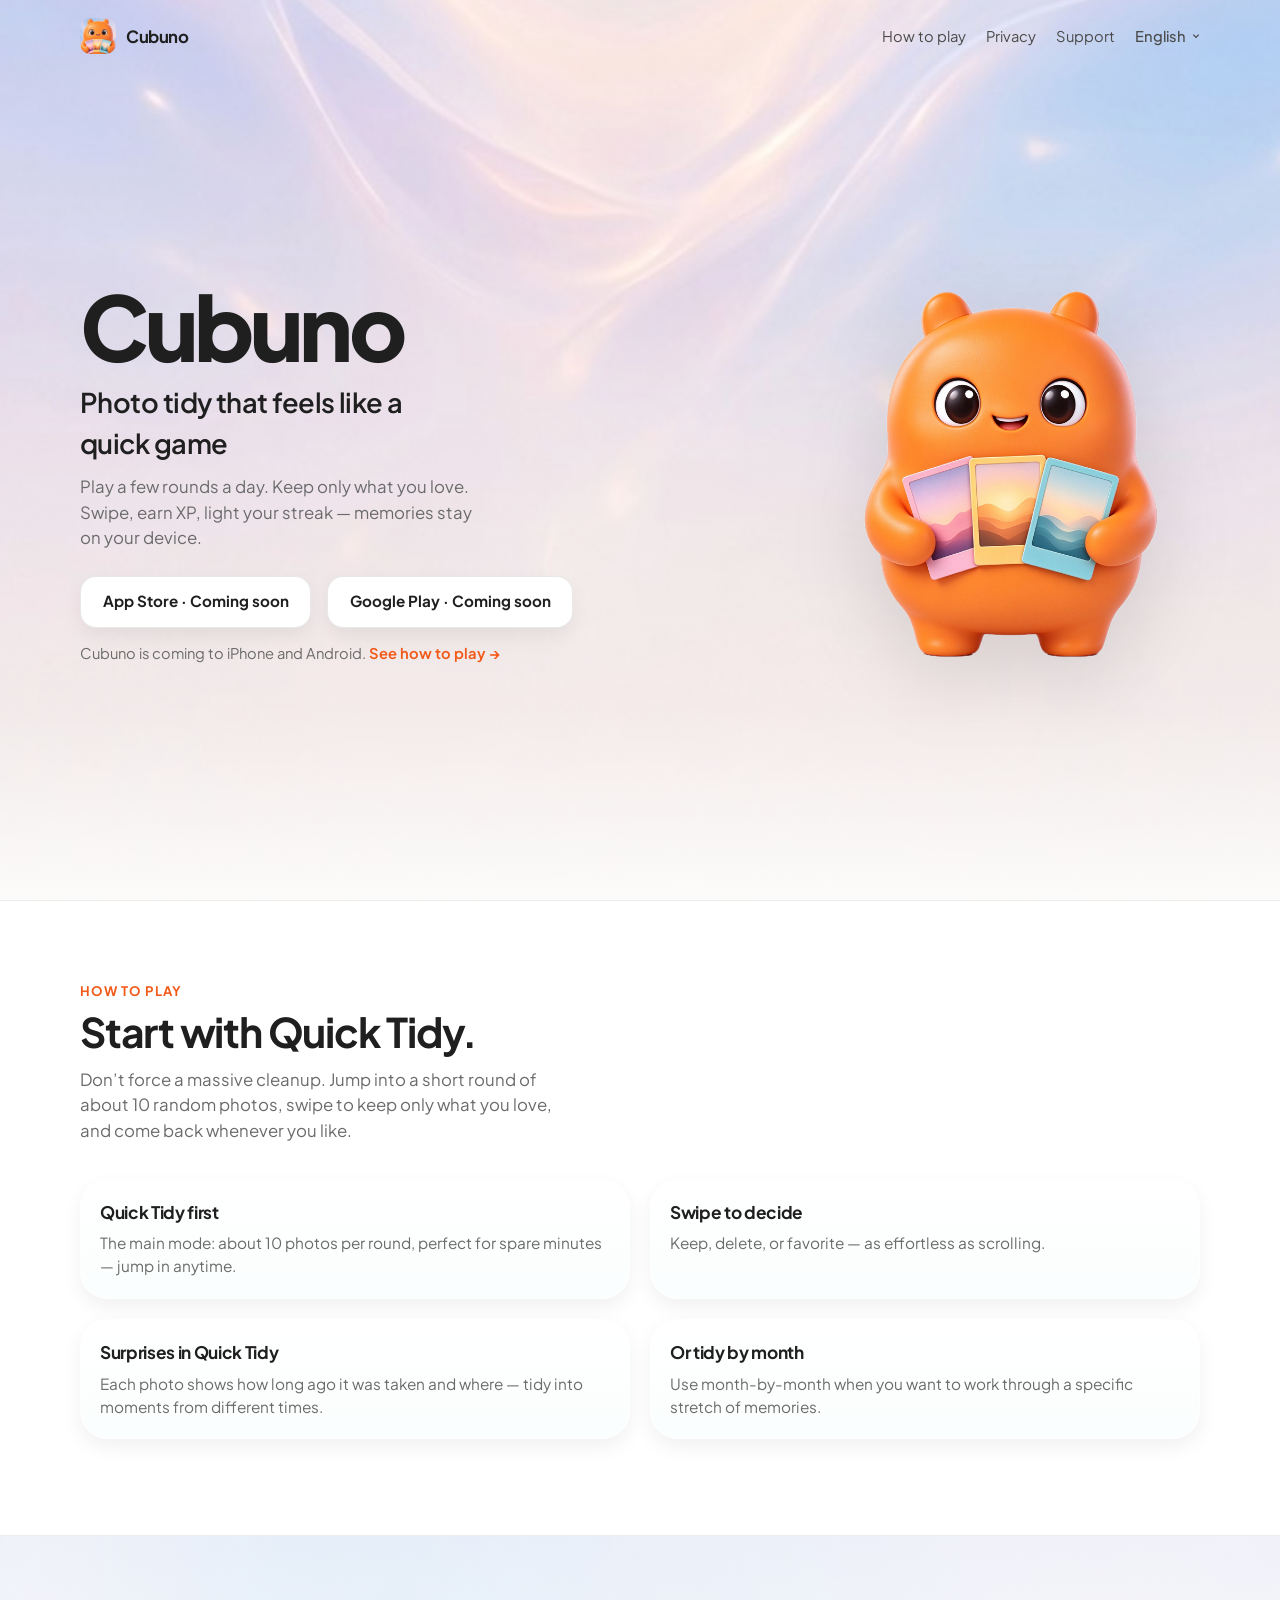
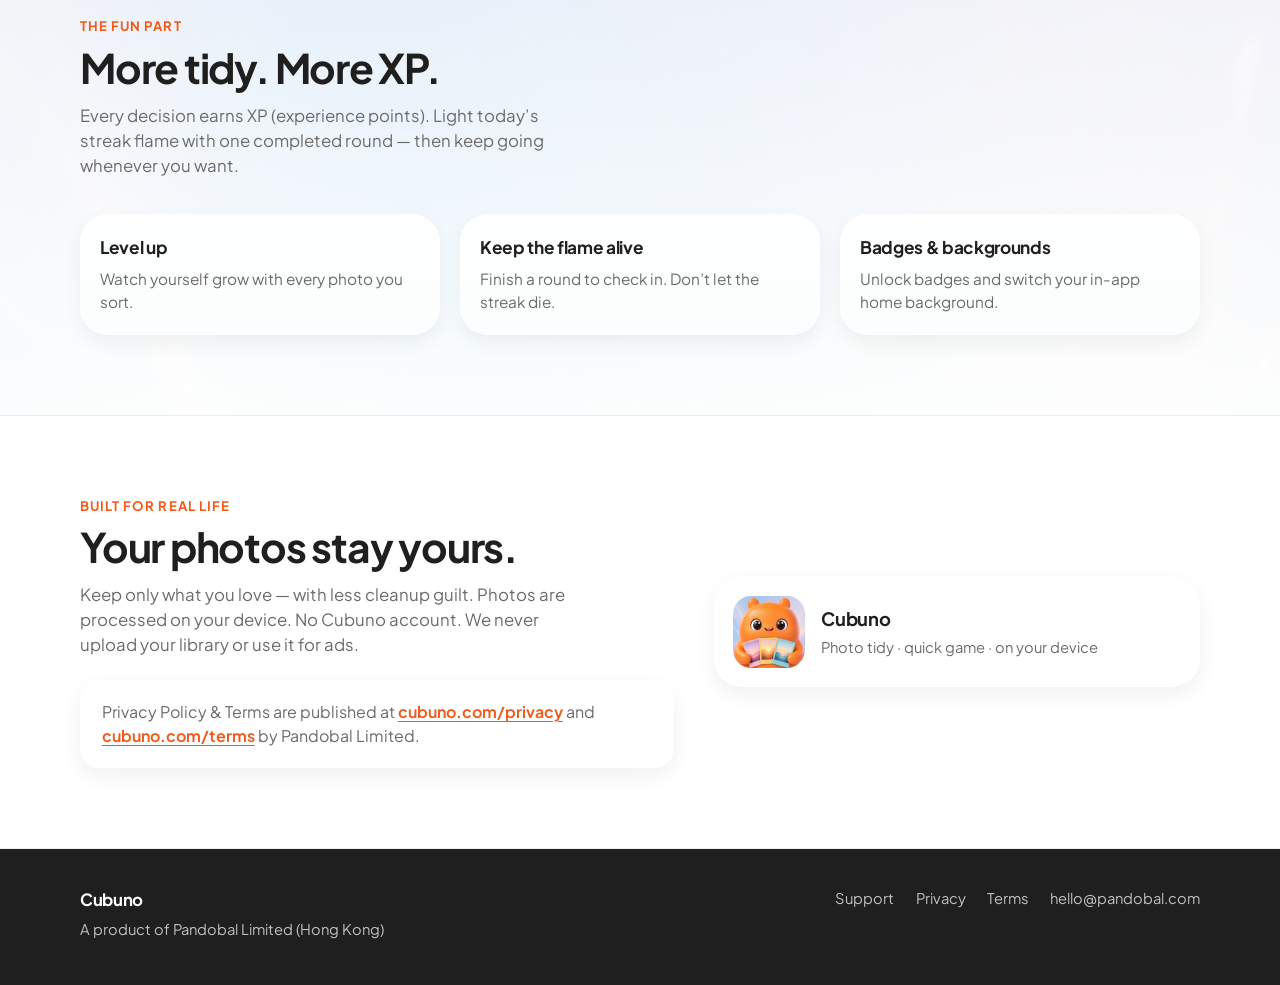
<file: index.html>
<!DOCTYPE html>
<html lang="en">
  <head>
    <meta charset="utf-8" />
    <meta name="viewport" content="width=device-width, initial-scale=1" />
    <title>Cubuno — Photo tidy that feels like a quick game</title>
    <meta
      name="description"
      content="Cubuno turns photo tidy into short, playful rounds. Quick Tidy, swipe to keep what you love, earn XP, light your streak — photos stay on your device."
    />
    <meta property="og:title" content="Cubuno" />
    <meta
      property="og:description"
      content="Photo tidy that feels like a quick game. Keep only what you love."
    />
    <meta property="og:type" content="website" />
    <meta property="og:url" content="https://cubuno.com/" />
    <meta property="og:image" content="https://cubuno.com/assets/app-icon.png" />
    <link rel="icon" href="assets/favicon.png" type="image/png" />
    <link rel="preconnect" href="https://fonts.googleapis.com" />
    <link rel="preconnect" href="https://fonts.gstatic.com" crossorigin />
    <link
      href="https://fonts.googleapis.com/css2?family=Plus+Jakarta+Sans:wght@500;600;700;800&display=swap"
      rel="stylesheet"
    />
    <link rel="stylesheet" href="css/styles.css" />
    <link rel="preload" as="image" href="assets/mascot.png" />
    <link rel="preload" as="image" href="assets/mascot-smile.png" />
  </head>
  <body>
    <header class="nav">
      <div class="wrap nav-inner">
        <a class="nav-brand" href="/">
          <img src="assets/app-icon.png" alt="" width="36" height="36" />
          Cubuno
        </a>
        <nav class="nav-links" aria-label="Primary">
          <a href="#how">How to play</a>
          <a href="/privacy/">Privacy</a>
          <a href="/support.html">Support</a>
          <label class="lang-select-wrap">
            <span class="visually-hidden">Language</span>
            <select class="lang-select" data-lang-select aria-label="Language">
              <option value="en" selected>English</option>
              <option value="zh">中文</option>
            </select>
          </label>
        </nav>
      </div>
    </header>

    <section class="hero">
      <div class="hero-bg" aria-hidden="true"></div>
      <div class="wrap hero-content">
        <div>
          <h1 class="brand-mark">Cubuno</h1>
          <p class="hero-line">Photo tidy that feels like a quick game</p>
          <p class="hero-sub">
            Play a few rounds a day. Keep only what you love. Swipe, earn XP, light
            your streak — memories stay on your device.
          </p>
          <div class="cta-row">
            <span class="btn btn-store" aria-disabled="true">
              App Store · Coming soon
            </span>
            <span class="btn btn-store" aria-disabled="true">
              Google Play · Coming soon
            </span>
          </div>
          <p class="cta-note">
            Cubuno is coming to iPhone and Android.
            <a href="#how">See how to play →</a>
          </p>
        </div>
        <div class="hero-visual" data-mascot>
          <div class="mascot-bob">
            <img
              class="mascot-open"
              src="assets/mascot.png"
              alt="Cubuno bear mascot"
              width="720"
              height="720"
              decoding="async"
            />
            <img
              class="mascot-smile"
              data-mascot-smile
              src="assets/mascot-smile.png"
              alt=""
              width="720"
              height="720"
              decoding="async"
              aria-hidden="true"
            />
          </div>
        </div>
      </div>
    </section>

    <section class="section how" id="how">
      <div class="wrap">
        <p class="section-kicker">How to play</p>
        <h2 class="section-title">Start with Quick Tidy.</h2>
        <p class="section-lead">
          Don’t force a massive cleanup. Jump into a short round of about 10 random
          photos, swipe to keep only what you love, and come back whenever you like.
        </p>
        <ol class="steps">
          <li>
            <strong>Quick Tidy first</strong>
            <p>
              The main mode: about 10 photos per round, perfect for spare minutes —
              jump in anytime.
            </p>
          </li>
          <li>
            <strong>Swipe to decide</strong>
            <p>Keep, delete, or favorite — as effortless as scrolling.</p>
          </li>
          <li>
            <strong>Surprises in Quick Tidy</strong>
            <p>
              Each photo shows how long ago it was taken and where — tidy into
              moments from different times.
            </p>
          </li>
          <li>
            <strong>Or tidy by month</strong>
            <p>
              Use month-by-month when you want to work through a specific stretch of
              memories.
            </p>
          </li>
        </ol>
      </div>
    </section>

    <section class="section privacy" id="fun">
      <div class="wrap">
        <p class="section-kicker">The fun part</p>
        <h2 class="section-title">More tidy. More XP.</h2>
        <p class="section-lead">
          Every decision earns XP (experience points). Light today’s streak flame
          with one completed round — then keep going whenever you want.
        </p>
        <div class="fun-points">
          <article>
            <strong>Level up</strong>
            <p>Watch yourself grow with every photo you sort.</p>
          </article>
          <article>
            <strong>Keep the flame alive</strong>
            <p>Finish a round to check in. Don’t let the streak die.</p>
          </article>
          <article>
            <strong>Badges &amp; backgrounds</strong>
            <p>Unlock badges and switch your in-app home background.</p>
          </article>
        </div>
      </div>
    </section>

    <section class="section how" id="privacy">
      <div class="wrap privacy-grid">
        <div>
          <p class="section-kicker">Built for real life</p>
          <h2 class="section-title">Your photos stay yours.</h2>
          <p class="section-lead">
            Keep only what you love — with less cleanup guilt. Photos are processed
            on your device. No Cubuno account. We never upload your library or use it
            for ads.
          </p>
          <div class="privacy-note">
            Privacy Policy &amp; Terms are published at
            <a href="/privacy/">cubuno.com/privacy</a>
            and
            <a href="/terms/">cubuno.com/terms</a>
            by Pandobal Limited.
          </div>
        </div>
        <div class="app-card">
          <img src="assets/app-icon.png" alt="Cubuno app icon" width="192" height="192" />
          <div>
            <h3>Cubuno</h3>
            <p>Photo tidy · quick game · on your device</p>
          </div>
        </div>
      </div>
    </section>

    <footer class="footer">
      <div class="wrap footer-inner">
        <div>
          <strong>Cubuno</strong>
          <p style="margin: 0.35rem 0 0">
            A product of Pandobal Limited (Hong Kong)
          </p>
        </div>
        <div class="footer-links">
          <a href="/support.html">Support</a>
          <a href="/privacy/">Privacy</a>
          <a href="/terms/">Terms</a>
          <a href="mailto:hello@pandobal.com">hello@pandobal.com</a>
        </div>
      </div>
    </footer>
    <script src="js/i18n.js" defer></script>
    <script src="js/mascot.js" defer></script>
  </body>
</html>
</file>
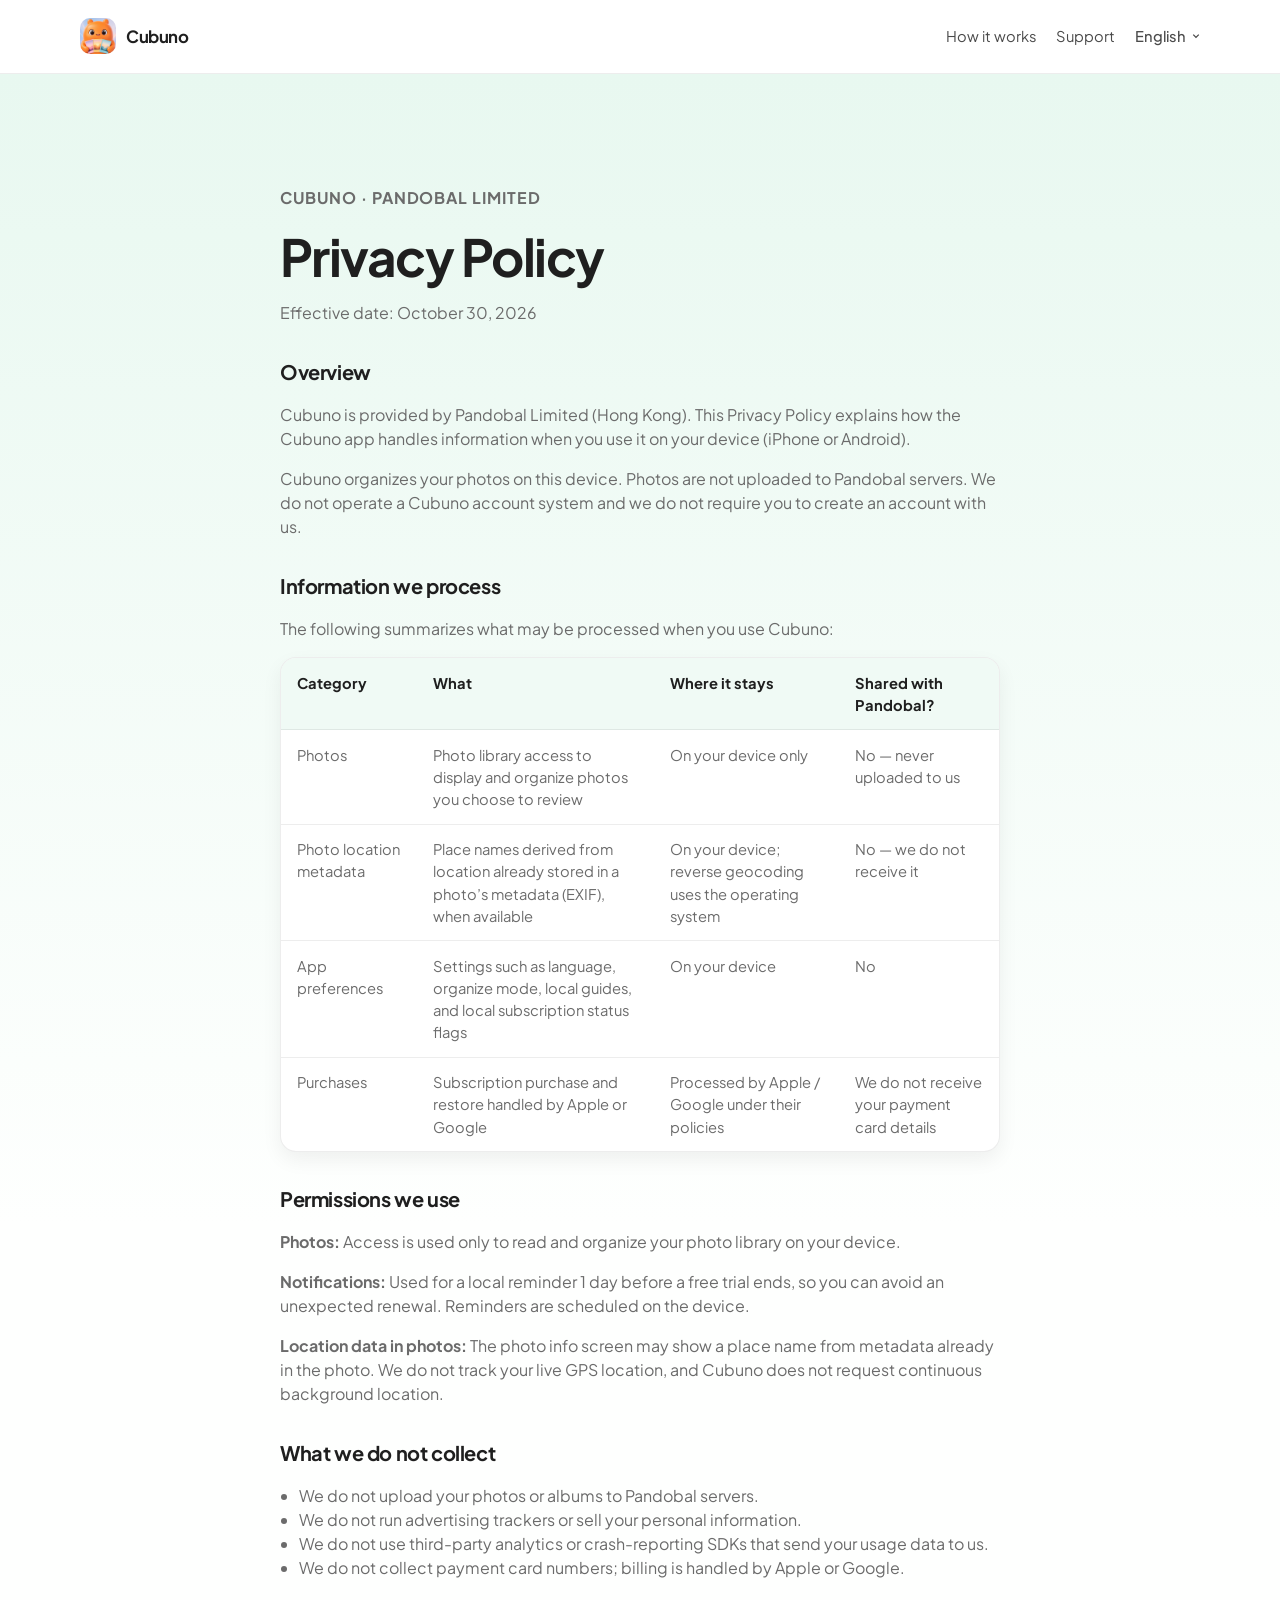
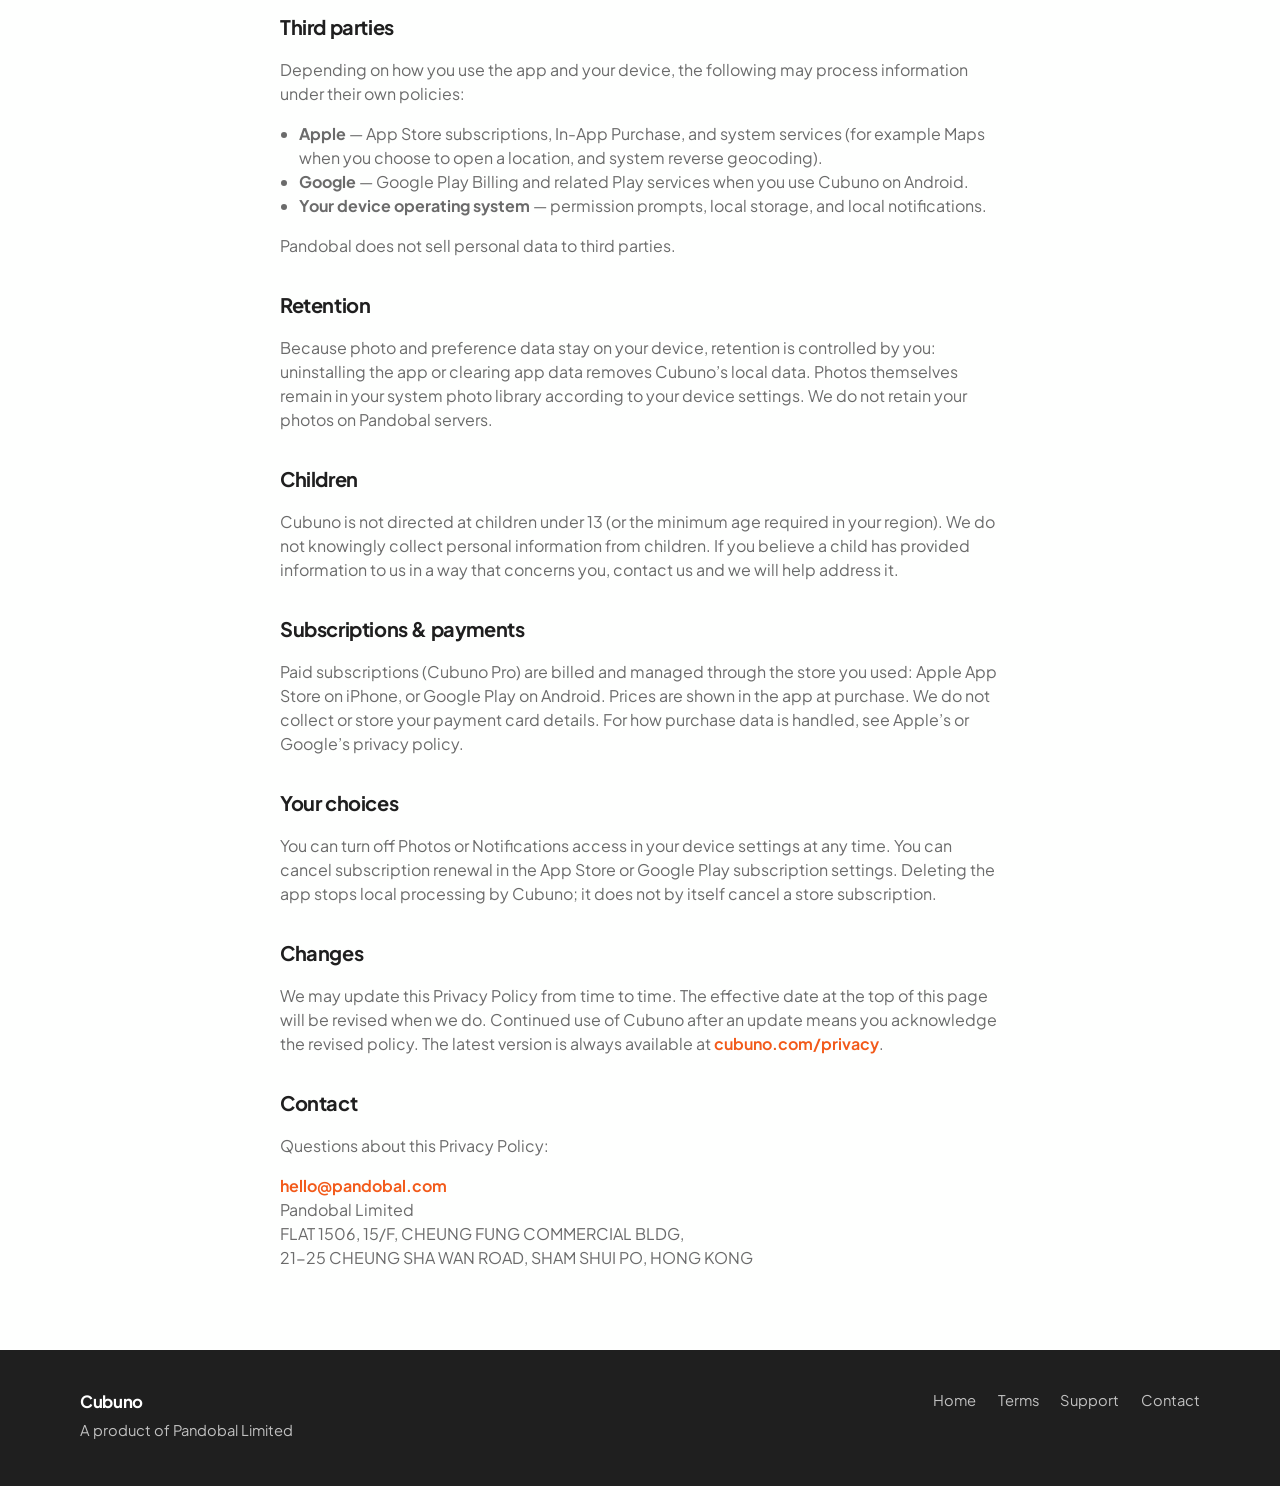
<file: privacy/index.html>
<!DOCTYPE html>
<html lang="en">
  <head>
    <meta charset="utf-8" />
    <meta name="viewport" content="width=device-width, initial-scale=1" />
    <title>Privacy Policy · Cubuno</title>
    <meta
      name="description"
      content="Privacy Policy for Cubuno by Pandobal Limited. Photos stay on your device."
    />
    <link rel="icon" href="../assets/favicon.png" type="image/png" />
    <link rel="preconnect" href="https://fonts.googleapis.com" />
    <link rel="preconnect" href="https://fonts.gstatic.com" crossorigin />
    <link
      href="https://fonts.googleapis.com/css2?family=Plus+Jakarta+Sans:wght@500;600;700;800&display=swap"
      rel="stylesheet"
    />
    <link rel="stylesheet" href="../css/styles.css" />
  </head>
  <body>
    <header class="nav nav-solid">
      <div class="wrap nav-inner">
        <a class="nav-brand" href="/">
          <img src="../assets/app-icon.png" alt="" width="36" height="36" />
          Cubuno
        </a>
        <nav class="nav-links" aria-label="Primary">
          <a href="/#how">How it works</a>
          <a href="/support.html">Support</a>
          <label class="lang-select-wrap">
            <span class="visually-hidden">Language</span>
            <select class="lang-select" data-lang-select aria-label="Language">
              <option value="en" selected>English</option>
              <option value="zh">中文</option>
            </select>
          </label>
        </nav>
      </div>
    </header>

    <main class="page legal">
      <div class="wrap legal-wrap">
        <p class="legal-kicker">Cubuno · Pandobal Limited</p>
        <h1>Privacy Policy</h1>
        <p class="legal-meta">Effective date: October 30, 2026</p>

        <h2>Overview</h2>
        <p>
          Cubuno is provided by Pandobal Limited (Hong Kong). This Privacy Policy
          explains how the Cubuno app handles information when you use it on your
          device (iPhone or Android).
        </p>
        <p>
          Cubuno organizes your photos on this device. Photos are not uploaded to
          Pandobal servers. We do not operate a Cubuno account system and we do not
          require you to create an account with us.
        </p>

        <h2>Information we process</h2>
        <p>The following summarizes what may be processed when you use Cubuno:</p>
        <div class="legal-table-wrap">
          <table>
            <thead>
              <tr>
                <th>Category</th>
                <th>What</th>
                <th>Where it stays</th>
                <th>Shared with Pandobal?</th>
              </tr>
            </thead>
            <tbody>
              <tr>
                <td>Photos</td>
                <td>
                  Photo library access to display and organize photos you choose to
                  review
                </td>
                <td>On your device only</td>
                <td>No — never uploaded to us</td>
              </tr>
              <tr>
                <td>Photo location metadata</td>
                <td>
                  Place names derived from location already stored in a photo’s
                  metadata (EXIF), when available
                </td>
                <td>
                  On your device; reverse geocoding uses the operating system
                </td>
                <td>No — we do not receive it</td>
              </tr>
              <tr>
                <td>App preferences</td>
                <td>
                  Settings such as language, organize mode, local guides, and local
                  subscription status flags
                </td>
                <td>On your device</td>
                <td>No</td>
              </tr>
              <tr>
                <td>Purchases</td>
                <td>
                  Subscription purchase and restore handled by Apple or Google
                </td>
                <td>Processed by Apple / Google under their policies</td>
                <td>We do not receive your payment card details</td>
              </tr>
            </tbody>
          </table>
        </div>

        <h2>Permissions we use</h2>
        <p>
          <strong>Photos:</strong> Access is used only to read and organize your
          photo library on your device.
        </p>
        <p>
          <strong>Notifications:</strong> Used for a local reminder 1 day before
          a free trial ends, so you can avoid an unexpected renewal. Reminders are
          scheduled on the device.
        </p>
        <p>
          <strong>Location data in photos:</strong> The photo info screen may show
          a place name from metadata already in the photo. We do not track your
          live GPS location, and Cubuno does not request continuous background
          location.
        </p>

        <h2>What we do not collect</h2>
        <ul>
          <li>We do not upload your photos or albums to Pandobal servers.</li>
          <li>We do not run advertising trackers or sell your personal information.</li>
          <li>
            We do not use third-party analytics or crash-reporting SDKs that send
            your usage data to us.
          </li>
          <li>
            We do not collect payment card numbers; billing is handled by Apple or
            Google.
          </li>
        </ul>

        <h2>Third parties</h2>
        <p>
          Depending on how you use the app and your device, the following may
          process information under their own policies:
        </p>
        <ul>
          <li>
            <strong>Apple</strong> — App Store subscriptions, In-App Purchase, and
            system services (for example Maps when you choose to open a location,
            and system reverse geocoding).
          </li>
          <li>
            <strong>Google</strong> — Google Play Billing and related Play services
            when you use Cubuno on Android.
          </li>
          <li>
            <strong>Your device operating system</strong> — permission prompts,
            local storage, and local notifications.
          </li>
        </ul>
        <p>Pandobal does not sell personal data to third parties.</p>

        <h2>Retention</h2>
        <p>
          Because photo and preference data stay on your device, retention is
          controlled by you: uninstalling the app or clearing app data removes
          Cubuno’s local data. Photos themselves remain in your system photo library
          according to your device settings. We do not retain your photos on
          Pandobal servers.
        </p>

        <h2>Children</h2>
        <p>
          Cubuno is not directed at children under 13 (or the minimum age required
          in your region). We do not knowingly collect personal information from
          children. If you believe a child has provided information to us in a way
          that concerns you, contact us and we will help address it.
        </p>

        <h2>Subscriptions &amp; payments</h2>
        <p>
          Paid subscriptions (Cubuno Pro) are billed and managed through the store
          you used: Apple App Store on iPhone, or Google Play on Android. Prices are
          shown in the app at purchase. We do not collect or store your payment card
          details. For how purchase data is handled, see Apple’s or Google’s privacy
          policy.
        </p>

        <h2>Your choices</h2>
        <p>
          You can turn off Photos or Notifications access in your device settings at
          any time. You can cancel subscription renewal in the App Store or Google
          Play subscription settings. Deleting the app stops local processing by
          Cubuno; it does not by itself cancel a store subscription.
        </p>

        <h2>Changes</h2>
        <p>
          We may update this Privacy Policy from time to time. The effective date at
          the top of this page will be revised when we do. Continued use of Cubuno
          after an update means you acknowledge the revised policy. The latest
          version is always available at
          <a href="https://cubuno.com/privacy">cubuno.com/privacy</a>.
        </p>

        <h2>Contact</h2>
        <p>Questions about this Privacy Policy:</p>
        <p>
          <a href="mailto:hello@pandobal.com">hello@pandobal.com</a><br />
          Pandobal Limited<br />
          FLAT 1506, 15/F, CHEUNG FUNG COMMERCIAL BLDG,<br />
          21-25 CHEUNG SHA WAN ROAD, SHAM SHUI PO, HONG KONG
        </p>
      </div>
    </main>

    <footer class="footer">
      <div class="wrap footer-inner">
        <div>
          <strong>Cubuno</strong>
          <p style="margin: 0.35rem 0 0">A product of Pandobal Limited</p>
        </div>
        <div class="footer-links">
          <a href="/">Home</a>
          <a href="/terms/">Terms</a>
          <a href="/support.html">Support</a>
          <a href="mailto:hello@pandobal.com">Contact</a>
        </div>
      </div>
    </footer>
    <script src="../js/i18n.js" defer></script>
  </body>
</html>
</file>
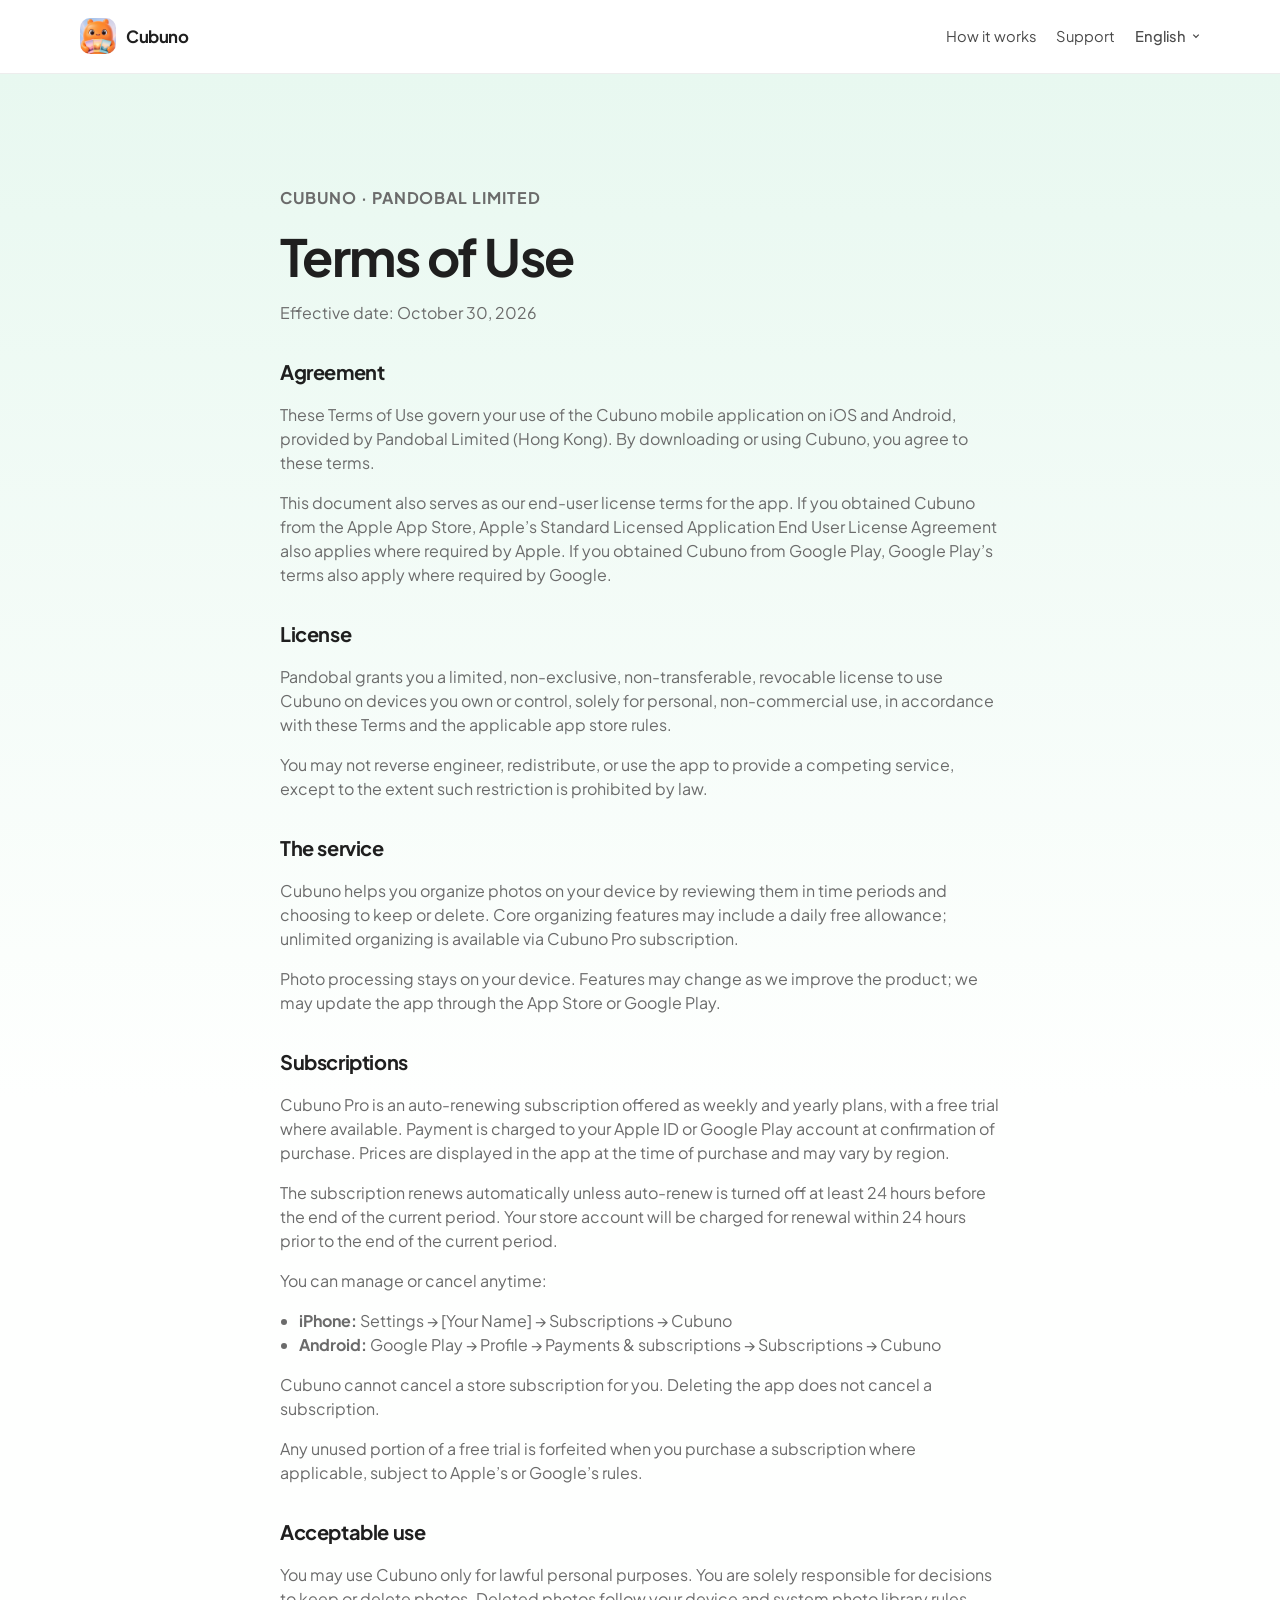
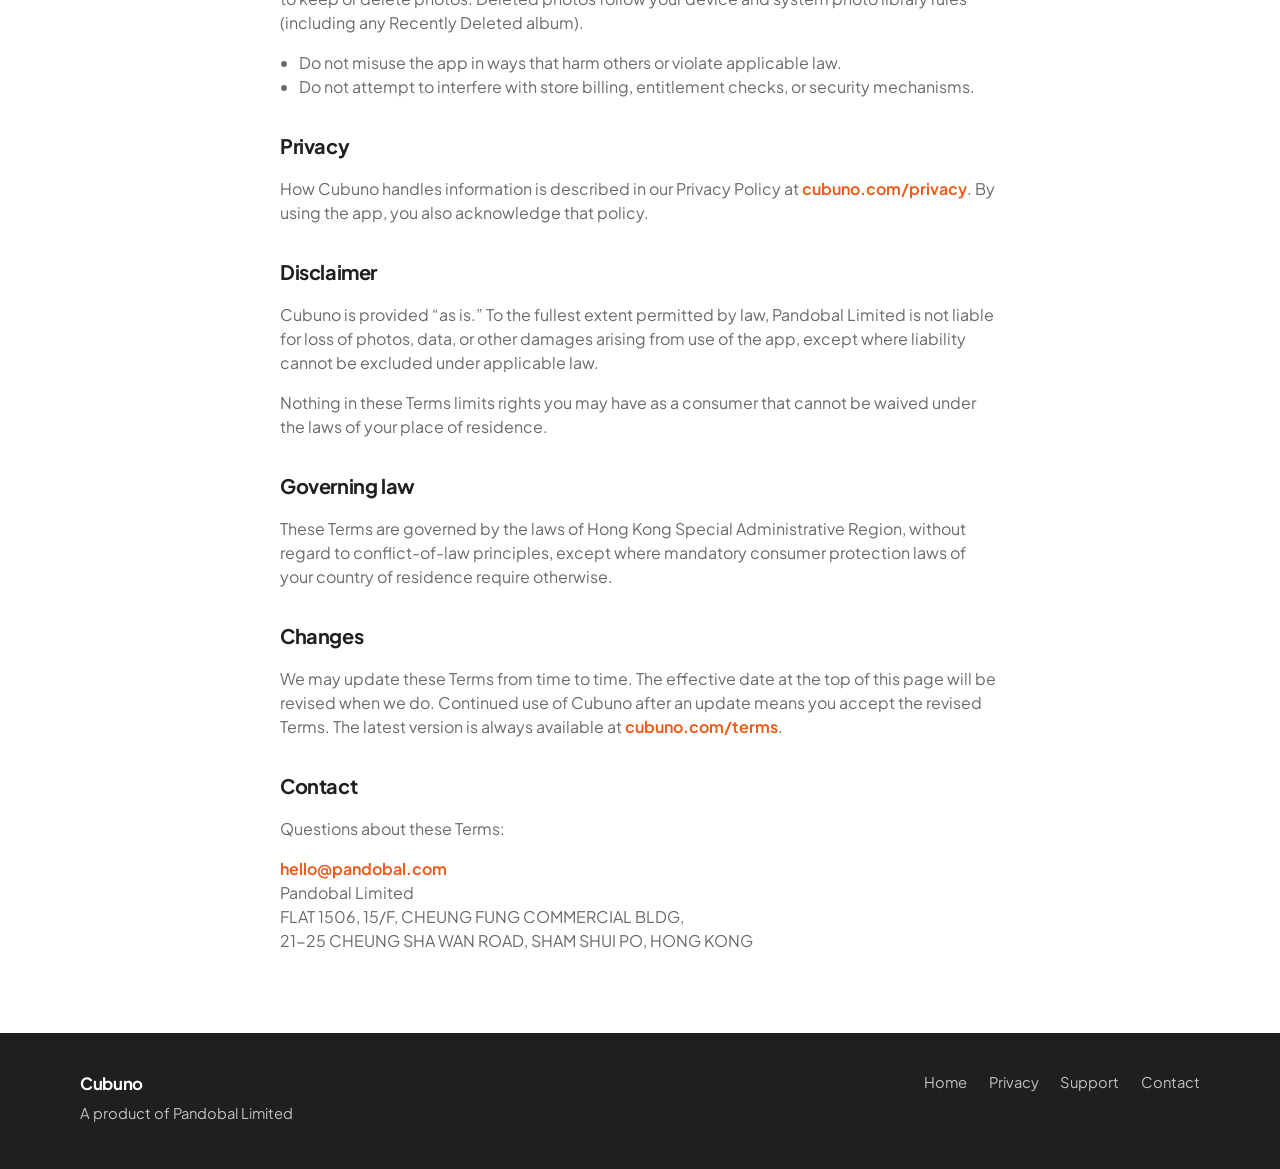
<file: terms/index.html>
<!DOCTYPE html>
<html lang="en">
  <head>
    <meta charset="utf-8" />
    <meta name="viewport" content="width=device-width, initial-scale=1" />
    <title>Terms of Use · Cubuno</title>
    <meta
      name="description"
      content="Terms of Use for Cubuno by Pandobal Limited."
    />
    <link rel="icon" href="../assets/favicon.png" type="image/png" />
    <link rel="preconnect" href="https://fonts.googleapis.com" />
    <link rel="preconnect" href="https://fonts.gstatic.com" crossorigin />
    <link
      href="https://fonts.googleapis.com/css2?family=Plus+Jakarta+Sans:wght@500;600;700;800&display=swap"
      rel="stylesheet"
    />
    <link rel="stylesheet" href="../css/styles.css" />
  </head>
  <body>
    <header class="nav nav-solid">
      <div class="wrap nav-inner">
        <a class="nav-brand" href="/">
          <img src="../assets/app-icon.png" alt="" width="36" height="36" />
          Cubuno
        </a>
        <nav class="nav-links" aria-label="Primary">
          <a href="/#how">How it works</a>
          <a href="/support.html">Support</a>
          <label class="lang-select-wrap">
            <span class="visually-hidden">Language</span>
            <select class="lang-select" data-lang-select aria-label="Language">
              <option value="en" selected>English</option>
              <option value="zh">中文</option>
            </select>
          </label>
        </nav>
      </div>
    </header>

    <main class="page legal">
      <div class="wrap legal-wrap">
        <p class="legal-kicker">Cubuno · Pandobal Limited</p>
        <h1>Terms of Use</h1>
        <p class="legal-meta">Effective date: October 30, 2026</p>

        <h2>Agreement</h2>
        <p>
          These Terms of Use govern your use of the Cubuno mobile application on
          iOS and Android, provided by Pandobal Limited (Hong Kong). By downloading
          or using Cubuno, you agree to these terms.
        </p>
        <p>
          This document also serves as our end-user license terms for the app. If
          you obtained Cubuno from the Apple App Store, Apple’s Standard Licensed
          Application End User License Agreement also applies where required by
          Apple. If you obtained Cubuno from Google Play, Google Play’s terms also
          apply where required by Google.
        </p>

        <h2>License</h2>
        <p>
          Pandobal grants you a limited, non-exclusive, non-transferable, revocable
          license to use Cubuno on devices you own or control, solely for personal,
          non-commercial use, in accordance with these Terms and the applicable app
          store rules.
        </p>
        <p>
          You may not reverse engineer, redistribute, or use the app to provide a
          competing service, except to the extent such restriction is prohibited by
          law.
        </p>

        <h2>The service</h2>
        <p>
          Cubuno helps you organize photos on your device by reviewing them in time
          periods and choosing to keep or delete. Core organizing features may
          include a daily free allowance; unlimited organizing is available via
          Cubuno Pro subscription.
        </p>
        <p>
          Photo processing stays on your device. Features may change as we improve
          the product; we may update the app through the App Store or Google Play.
        </p>

        <h2>Subscriptions</h2>
        <p>
          Cubuno Pro is an auto-renewing subscription offered as weekly and yearly
          plans, with a free trial where available. Payment is charged to your Apple
          ID or Google Play account at confirmation of purchase. Prices are displayed
          in the app at the time of purchase and may vary by region.
        </p>
        <p>
          The subscription renews automatically unless auto-renew is turned off at
          least 24 hours before the end of the current period. Your store account
          will be charged for renewal within 24 hours prior to the end of the current
          period.
        </p>
        <p>
          You can manage or cancel anytime:
        </p>
        <ul>
          <li>
            <strong>iPhone:</strong> Settings → [Your Name] → Subscriptions → Cubuno
          </li>
          <li>
            <strong>Android:</strong> Google Play → Profile → Payments &amp;
            subscriptions → Subscriptions → Cubuno
          </li>
        </ul>
        <p>
          Cubuno cannot cancel a store subscription for you. Deleting the app does
          not cancel a subscription.
        </p>
        <p>
          Any unused portion of a free trial is forfeited when you purchase a
          subscription where applicable, subject to Apple’s or Google’s rules.
        </p>

        <h2>Acceptable use</h2>
        <p>
          You may use Cubuno only for lawful personal purposes. You are solely
          responsible for decisions to keep or delete photos. Deleted photos follow
          your device and system photo library rules (including any Recently Deleted
          album).
        </p>
        <ul>
          <li>
            Do not misuse the app in ways that harm others or violate applicable law.
          </li>
          <li>
            Do not attempt to interfere with store billing, entitlement checks, or
            security mechanisms.
          </li>
        </ul>

        <h2>Privacy</h2>
        <p>
          How Cubuno handles information is described in our Privacy Policy at
          <a href="https://cubuno.com/privacy">cubuno.com/privacy</a>. By using the
          app, you also acknowledge that policy.
        </p>

        <h2>Disclaimer</h2>
        <p>
          Cubuno is provided “as is.” To the fullest extent permitted by law,
          Pandobal Limited is not liable for loss of photos, data, or other damages
          arising from use of the app, except where liability cannot be excluded
          under applicable law.
        </p>
        <p>
          Nothing in these Terms limits rights you may have as a consumer that cannot
          be waived under the laws of your place of residence.
        </p>

        <h2>Governing law</h2>
        <p>
          These Terms are governed by the laws of Hong Kong Special Administrative
          Region, without regard to conflict-of-law principles, except where
          mandatory consumer protection laws of your country of residence require
          otherwise.
        </p>

        <h2>Changes</h2>
        <p>
          We may update these Terms from time to time. The effective date at the top
          of this page will be revised when we do. Continued use of Cubuno after an
          update means you accept the revised Terms. The latest version is always
          available at
          <a href="https://cubuno.com/terms">cubuno.com/terms</a>.
        </p>

        <h2>Contact</h2>
        <p>Questions about these Terms:</p>
        <p>
          <a href="mailto:hello@pandobal.com">hello@pandobal.com</a><br />
          Pandobal Limited<br />
          FLAT 1506, 15/F, CHEUNG FUNG COMMERCIAL BLDG,<br />
          21-25 CHEUNG SHA WAN ROAD, SHAM SHUI PO, HONG KONG
        </p>
      </div>
    </main>

    <footer class="footer">
      <div class="wrap footer-inner">
        <div>
          <strong>Cubuno</strong>
          <p style="margin: 0.35rem 0 0">A product of Pandobal Limited</p>
        </div>
        <div class="footer-links">
          <a href="/">Home</a>
          <a href="/privacy/">Privacy</a>
          <a href="/support.html">Support</a>
          <a href="mailto:hello@pandobal.com">Contact</a>
        </div>
      </div>
    </footer>
    <script src="../js/i18n.js" defer></script>
  </body>
</html>
</file>
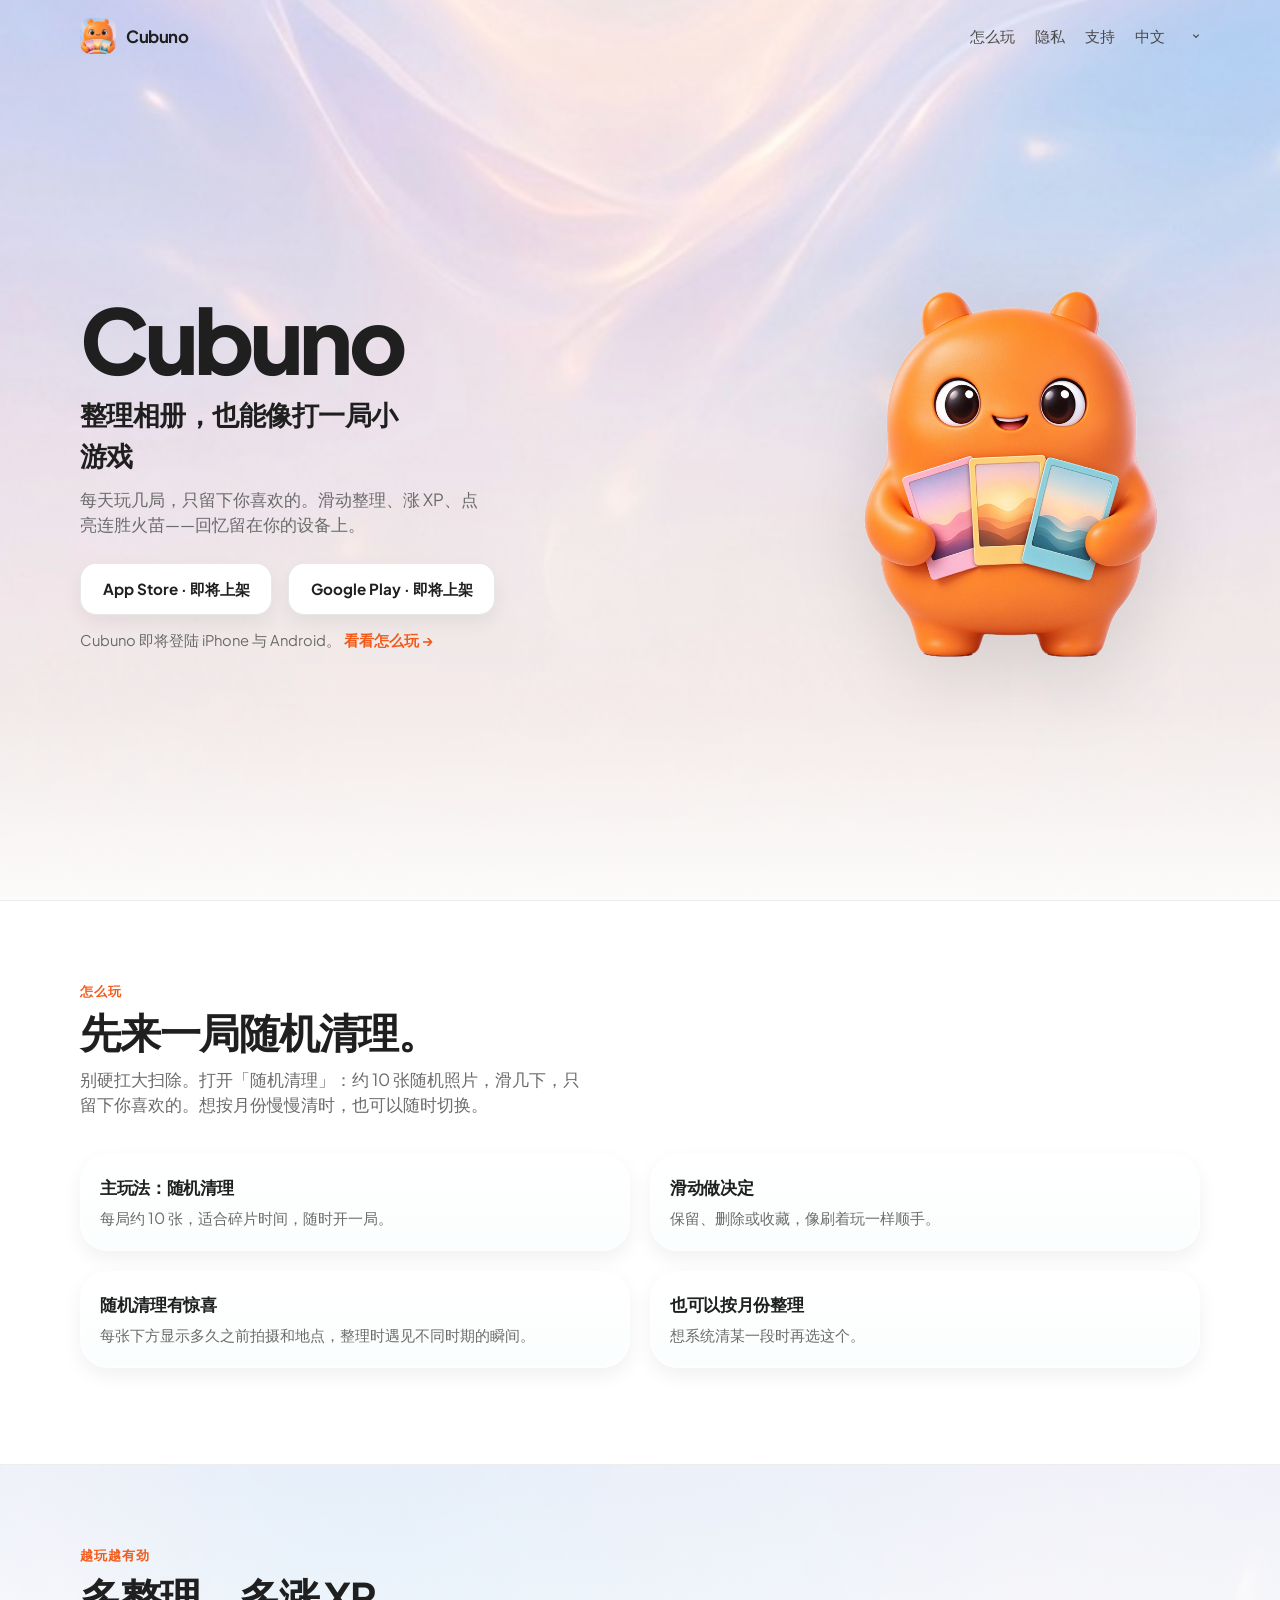
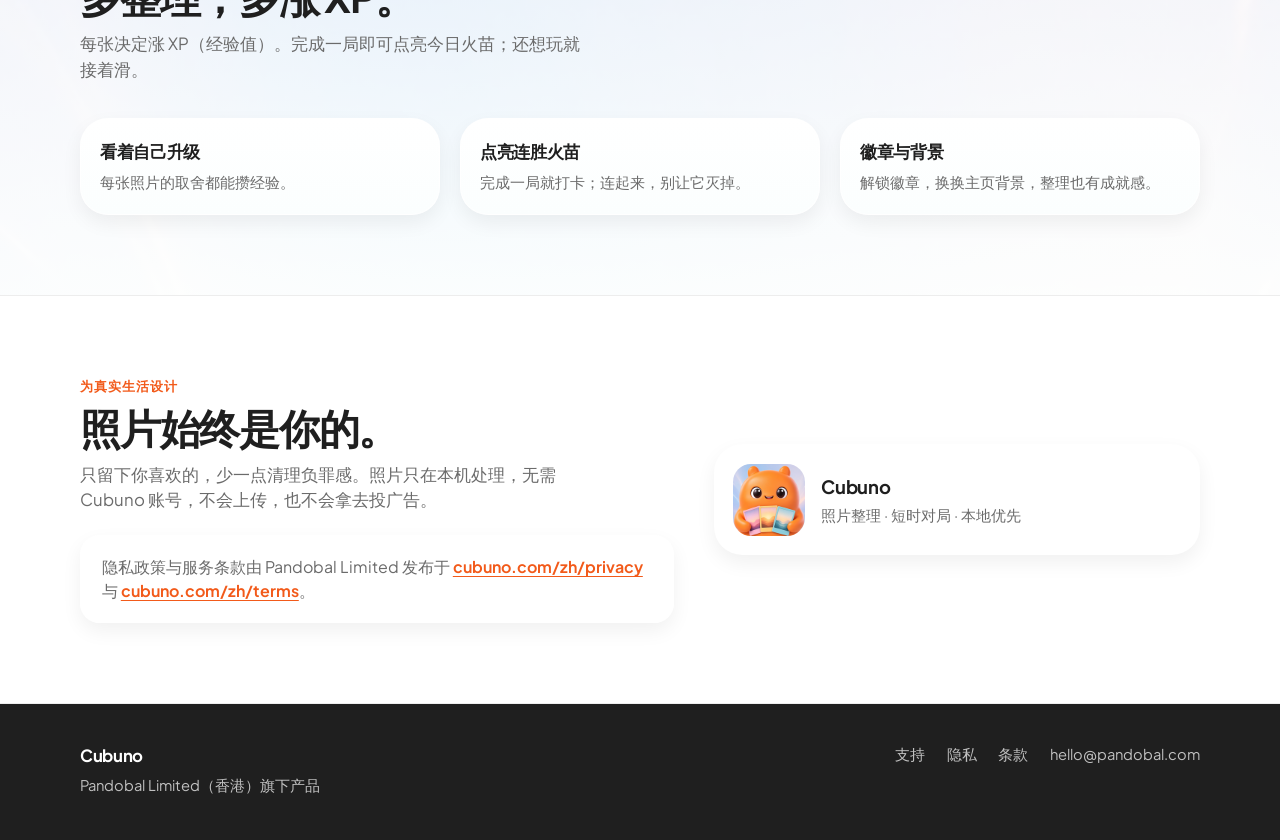
<file: zh/index.html>
<!DOCTYPE html>
<html lang="zh-Hans">
  <head>
    <meta charset="utf-8" />
    <meta name="viewport" content="width=device-width, initial-scale=1" />
    <title>Cubuno — 整理相册，也能像打一局小游戏</title>
    <meta
      name="description"
      content="Cubuno 把整理照片变成短时好玩对局。随机清理、滑动只留下喜欢的，涨 XP、点亮连胜——回忆留在你的设备上。"
    />
    <meta property="og:title" content="Cubuno" />
    <meta
      property="og:description"
      content="整理相册，也能像打一局小游戏。只留下你喜欢的。"
    />
    <meta property="og:type" content="website" />
    <meta property="og:url" content="https://cubuno.com/zh/" />
    <meta property="og:image" content="https://cubuno.com/assets/app-icon.png" />
    <link rel="icon" href="../assets/favicon.png" type="image/png" />
    <link rel="preconnect" href="https://fonts.googleapis.com" />
    <link rel="preconnect" href="https://fonts.gstatic.com" crossorigin />
    <link
      href="https://fonts.googleapis.com/css2?family=Plus+Jakarta+Sans:wght@500;600;700;800&display=swap"
      rel="stylesheet"
    />
    <link rel="stylesheet" href="../css/styles.css" />
    <link rel="preload" as="image" href="../assets/mascot.png" />
    <link rel="preload" as="image" href="../assets/mascot-smile.png" />
  </head>
  <body>
    <header class="nav">
      <div class="wrap nav-inner">
        <a class="nav-brand" href="/zh/">
          <img src="../assets/app-icon.png" alt="" width="36" height="36" />
          Cubuno
        </a>
        <nav class="nav-links" aria-label="主导航">
          <a href="#how">怎么玩</a>
          <a href="/zh/privacy/">隐私</a>
          <a href="/zh/support.html">支持</a>
          <label class="lang-select-wrap">
            <span class="visually-hidden">语言</span>
            <select class="lang-select" data-lang-select aria-label="语言">
              <option value="en">English</option>
              <option value="zh">中文</option>
            </select>
          </label>
        </nav>
      </div>
    </header>

    <section class="hero">
      <div class="hero-bg" aria-hidden="true"></div>
      <div class="wrap hero-content">
        <div>
          <h1 class="brand-mark">Cubuno</h1>
          <p class="hero-line">整理相册，也能像打一局小游戏</p>
          <p class="hero-sub">
            每天玩几局，只留下你喜欢的。滑动整理、涨 XP、点亮连胜火苗——回忆留在你的设备上。
          </p>
          <div class="cta-row">
            <span class="btn btn-store" aria-disabled="true">
              App Store · 即将上架
            </span>
            <span class="btn btn-store" aria-disabled="true">
              Google Play · 即将上架
            </span>
          </div>
          <p class="cta-note">
            Cubuno 即将登陆 iPhone 与 Android。
            <a href="#how">看看怎么玩 →</a>
          </p>
        </div>
        <div class="hero-visual" data-mascot>
          <div class="mascot-bob">
            <img
              class="mascot-open"
              src="../assets/mascot.png"
              alt="Cubuno 小熊形象"
              width="720"
              height="720"
              decoding="async"
            />
            <img
              class="mascot-smile"
              data-mascot-smile
              src="../assets/mascot-smile.png"
              alt=""
              width="720"
              height="720"
              decoding="async"
              aria-hidden="true"
            />
          </div>
        </div>
      </div>
    </section>

    <section class="section how" id="how">
      <div class="wrap">
        <p class="section-kicker">怎么玩</p>
        <h2 class="section-title">先来一局随机清理。</h2>
        <p class="section-lead">
          别硬扛大扫除。打开「随机清理」：约 10 张随机照片，滑几下，只留下你喜欢的。想按月份慢慢清时，也可以随时切换。
        </p>
        <ol class="steps">
          <li>
            <strong>主玩法：随机清理</strong>
            <p>每局约 10 张，适合碎片时间，随时开一局。</p>
          </li>
          <li>
            <strong>滑动做决定</strong>
            <p>保留、删除或收藏，像刷着玩一样顺手。</p>
          </li>
          <li>
            <strong>随机清理有惊喜</strong>
            <p>
              每张下方显示多久之前拍摄和地点，整理时遇见不同时期的瞬间。
            </p>
          </li>
          <li>
            <strong>也可以按月份整理</strong>
            <p>想系统清某一段时再选这个。</p>
          </li>
        </ol>
      </div>
    </section>

    <section class="section privacy" id="fun">
      <div class="wrap">
        <p class="section-kicker">越玩越有劲</p>
        <h2 class="section-title">多整理，多涨 XP。</h2>
        <p class="section-lead">
          每张决定涨 XP（经验值）。完成一局即可点亮今日火苗；还想玩就接着滑。
        </p>
        <div class="fun-points">
          <article>
            <strong>看着自己升级</strong>
            <p>每张照片的取舍都能攒经验。</p>
          </article>
          <article>
            <strong>点亮连胜火苗</strong>
            <p>完成一局就打卡；连起来，别让它灭掉。</p>
          </article>
          <article>
            <strong>徽章与背景</strong>
            <p>解锁徽章，换换主页背景，整理也有成就感。</p>
          </article>
        </div>
      </div>
    </section>

    <section class="section how" id="privacy">
      <div class="wrap privacy-grid">
        <div>
          <p class="section-kicker">为真实生活设计</p>
          <h2 class="section-title">照片始终是你的。</h2>
          <p class="section-lead">
            只留下你喜欢的，少一点清理负罪感。照片只在本机处理，无需 Cubuno
            账号，不会上传，也不会拿去投广告。
          </p>
          <div class="privacy-note">
            隐私政策与服务条款由 Pandobal Limited 发布于
            <a href="/zh/privacy/">cubuno.com/zh/privacy</a>
            与
            <a href="/zh/terms/">cubuno.com/zh/terms</a>。
          </div>
        </div>
        <div class="app-card">
          <img
            src="../assets/app-icon.png"
            alt="Cubuno 应用图标"
            width="192"
            height="192"
          />
          <div>
            <h3>Cubuno</h3>
            <p>照片整理 · 短时对局 · 本地优先</p>
          </div>
        </div>
      </div>
    </section>

    <footer class="footer">
      <div class="wrap footer-inner">
        <div>
          <strong>Cubuno</strong>
          <p style="margin: 0.35rem 0 0">
            Pandobal Limited（香港）旗下产品
          </p>
        </div>
        <div class="footer-links">
          <a href="/zh/support.html">支持</a>
          <a href="/zh/privacy/">隐私</a>
          <a href="/zh/terms/">条款</a>
          <a href="mailto:hello@pandobal.com">hello@pandobal.com</a>
        </div>
      </div>
    </footer>
    <script src="../js/i18n.js" defer></script>
    <script src="../js/mascot.js" defer></script>
  </body>
</html>
</file>
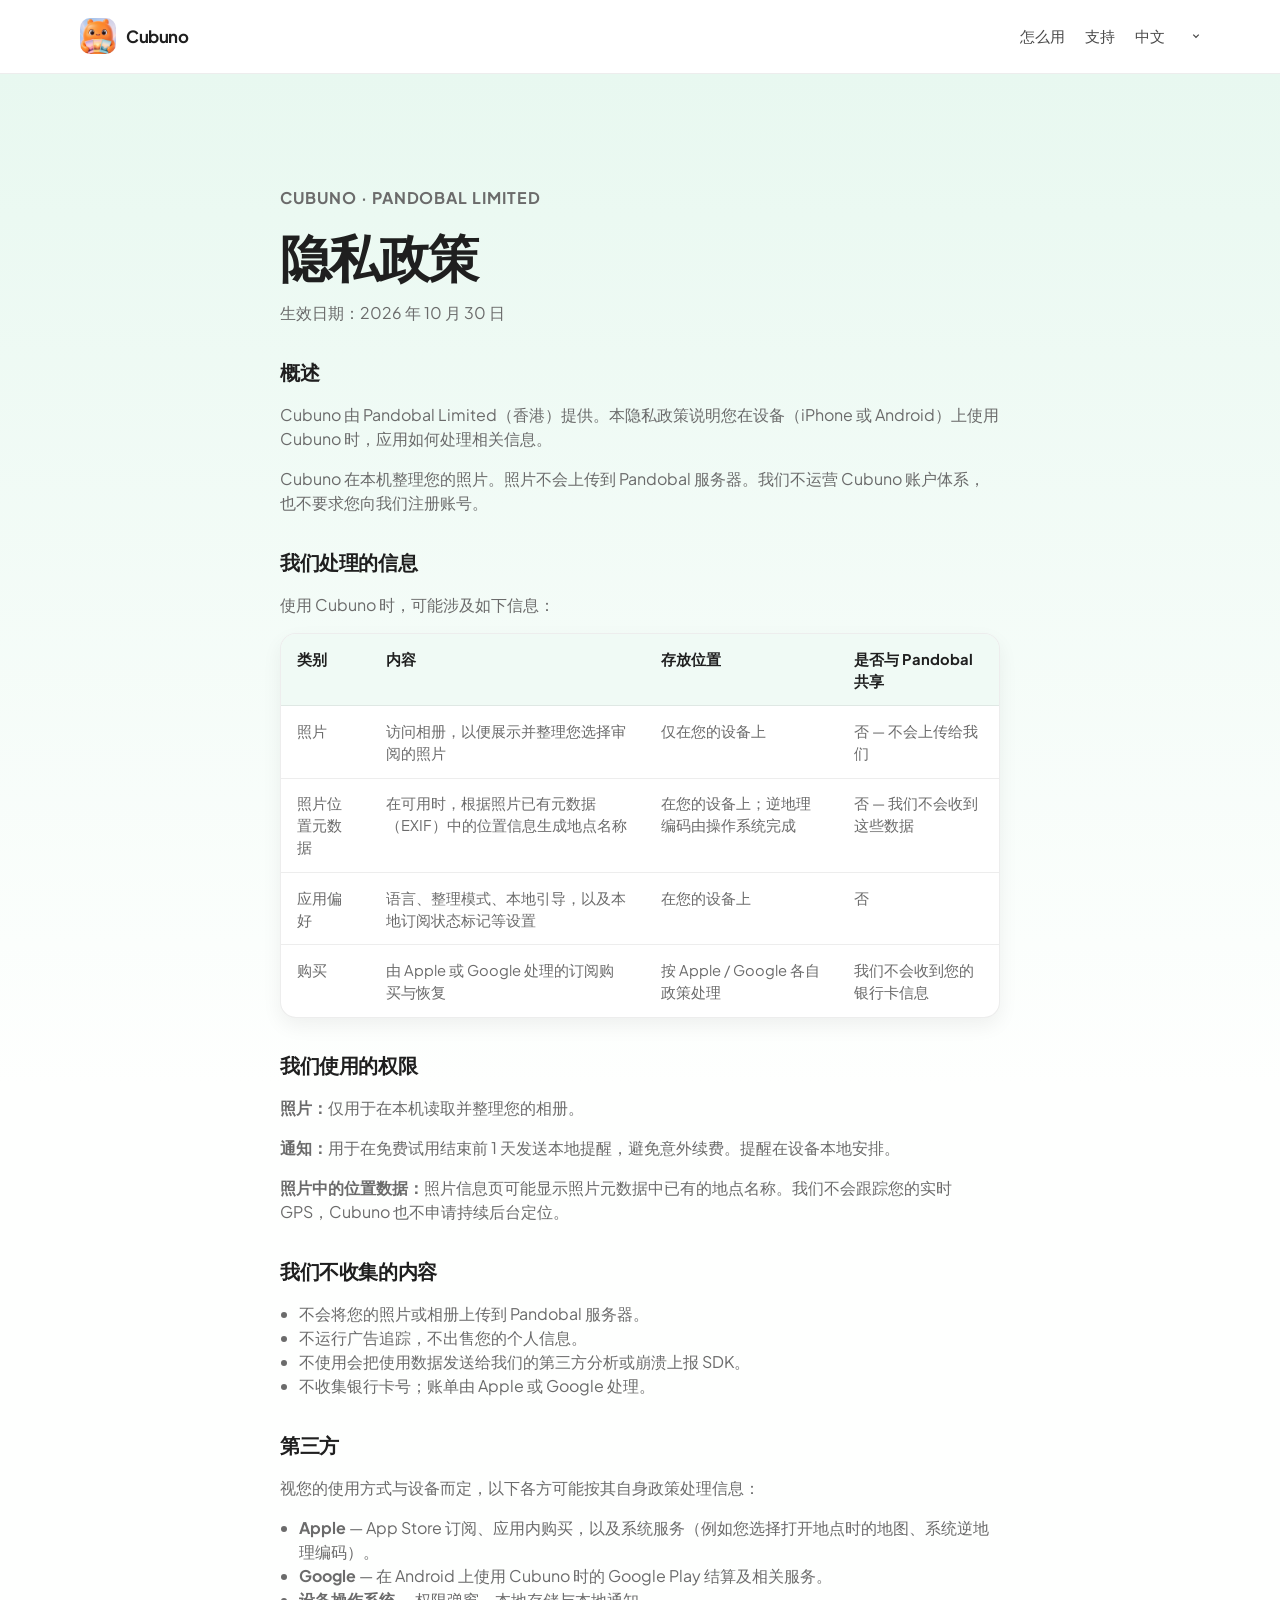
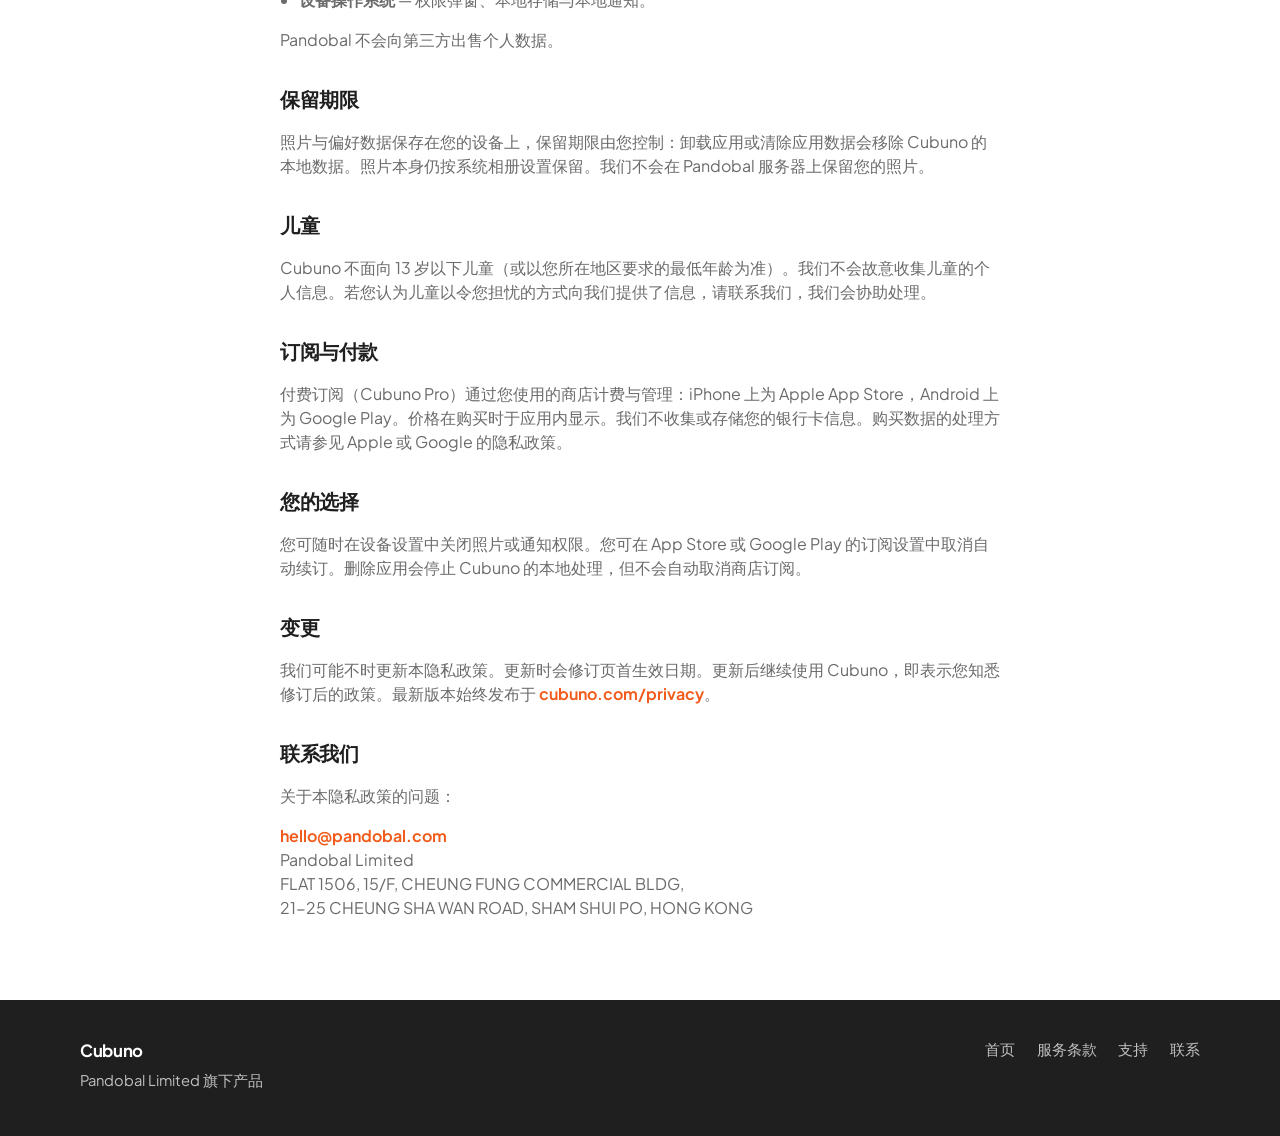
<file: privacy/zh/index.html>
<!DOCTYPE html>
<html lang="en">
  <head>
    <meta charset="utf-8" />
    <meta http-equiv="refresh" content="0; url=/zh/privacy/" />
    <link rel="canonical" href="https://cubuno.com/zh/privacy/" />
    <title>Redirecting…</title>
  </head>
  <body>
    <p><a href="/zh/privacy/">Continue to Chinese privacy policy</a></p>
  </body>
</html>
</file>
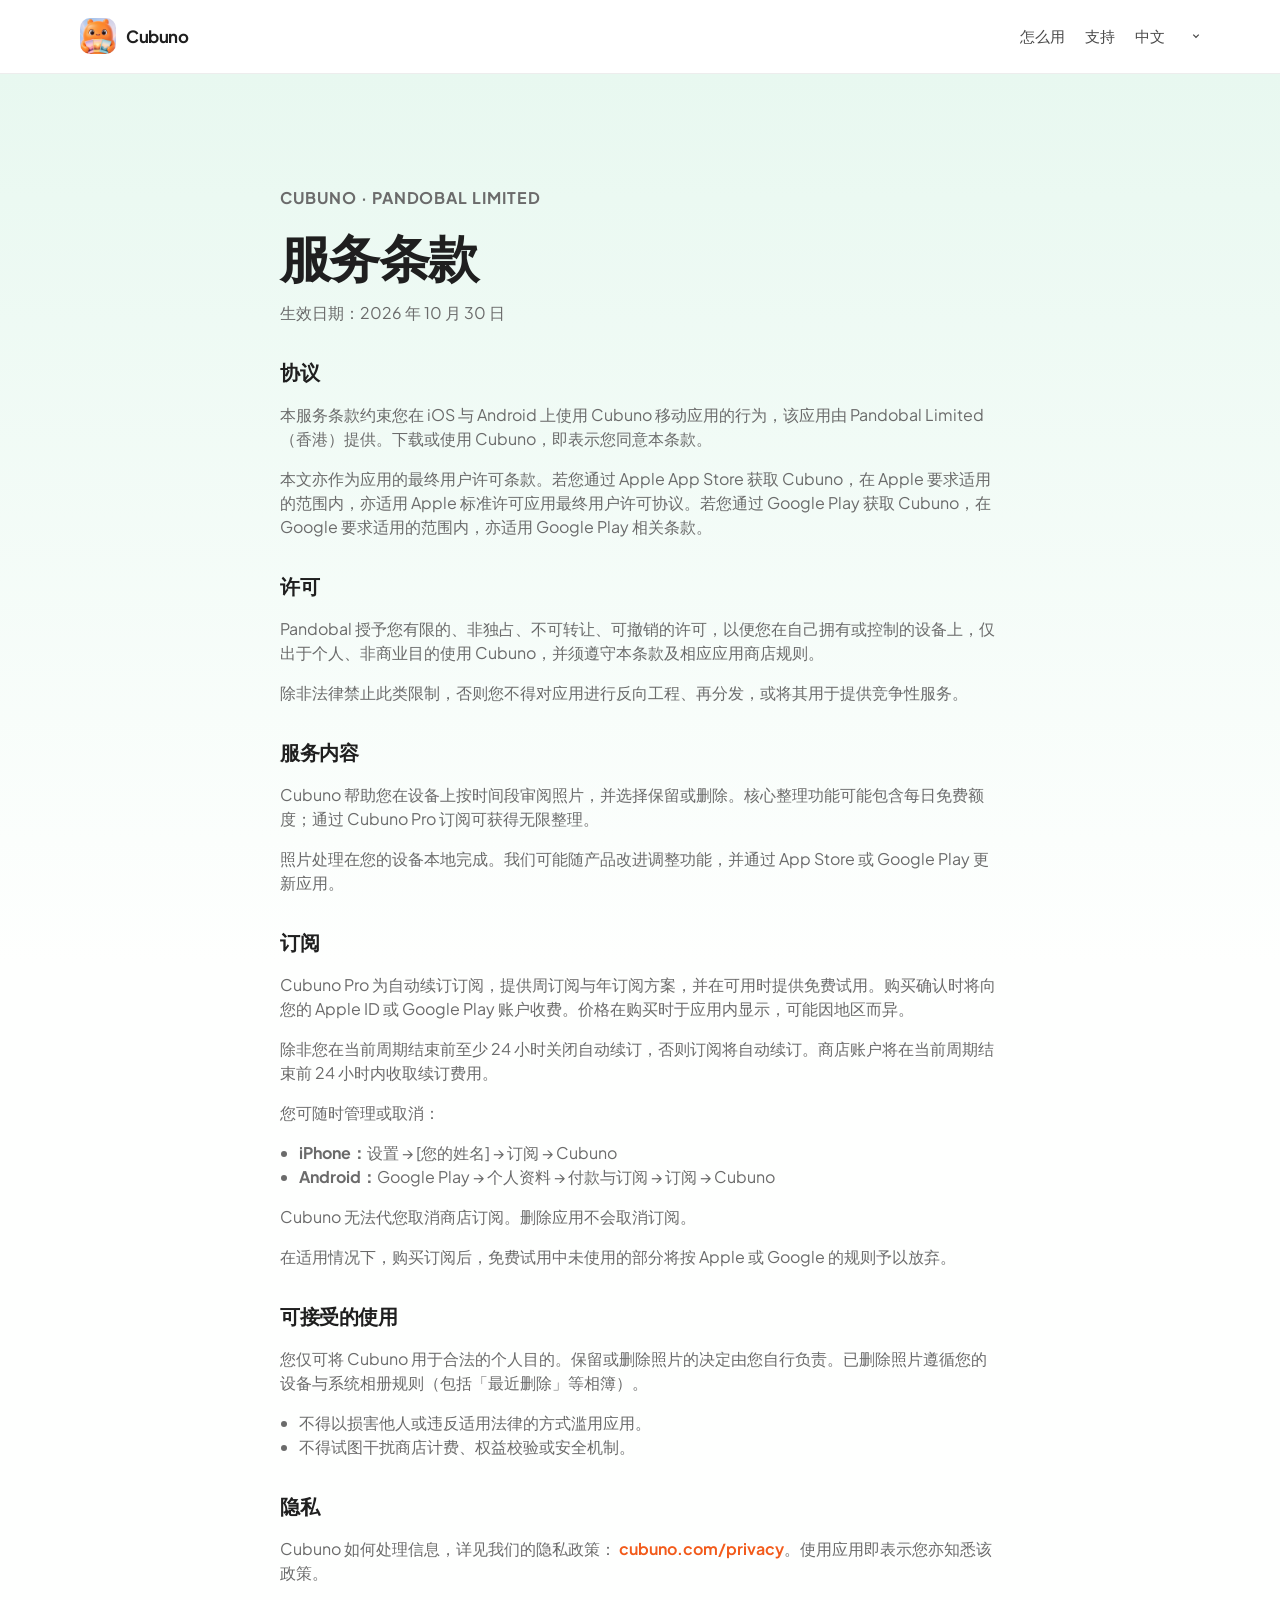
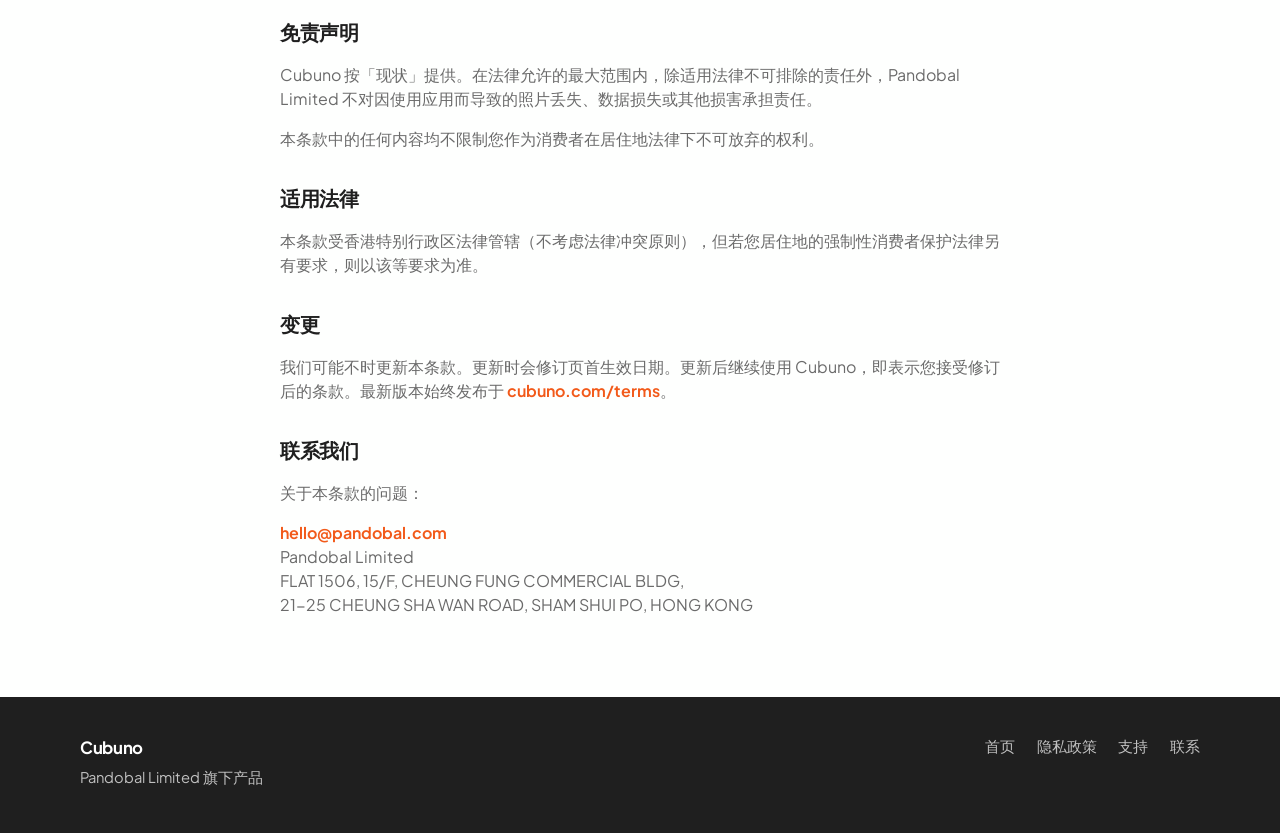
<file: terms/zh/index.html>
<!DOCTYPE html>
<html lang="en">
  <head>
    <meta charset="utf-8" />
    <meta http-equiv="refresh" content="0; url=/zh/terms/" />
    <link rel="canonical" href="https://cubuno.com/zh/terms/" />
    <title>Redirecting…</title>
  </head>
  <body>
    <p><a href="/zh/terms/">Continue to Chinese terms</a></p>
  </body>
</html>
</file>
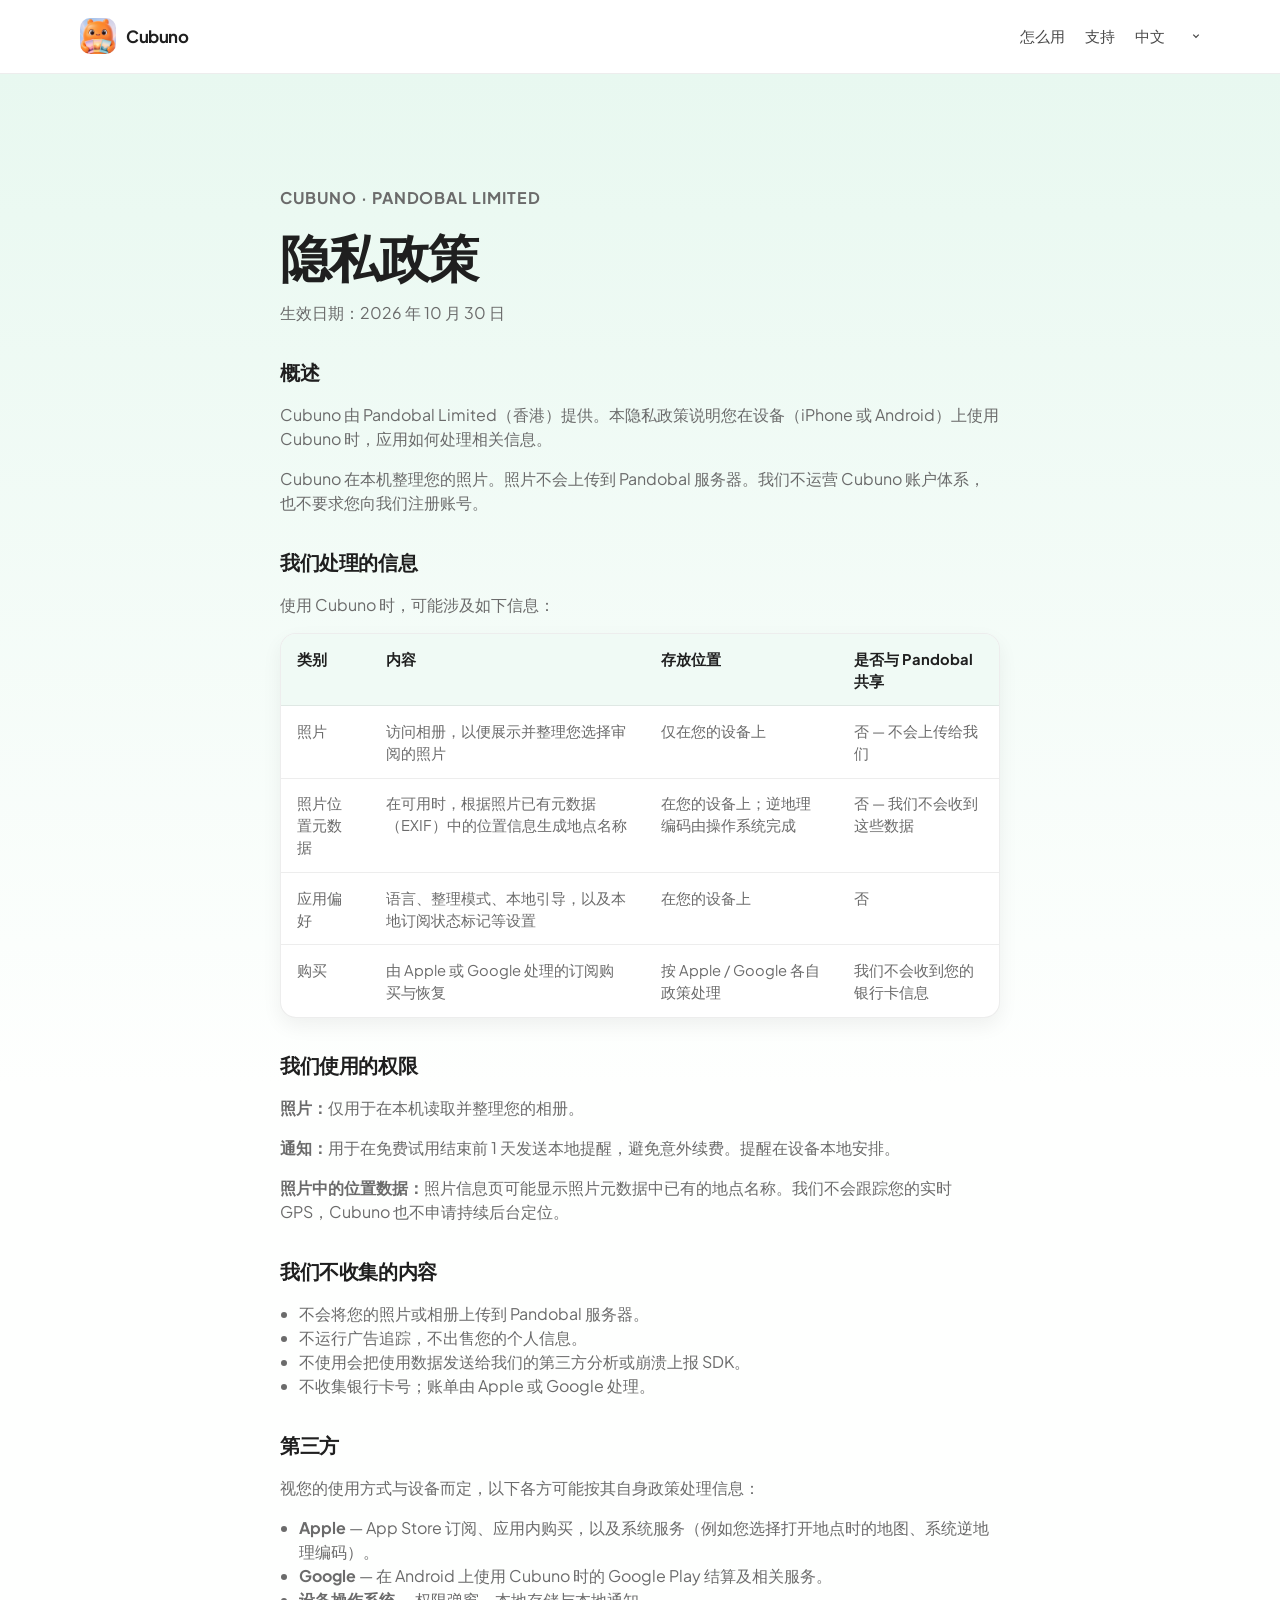
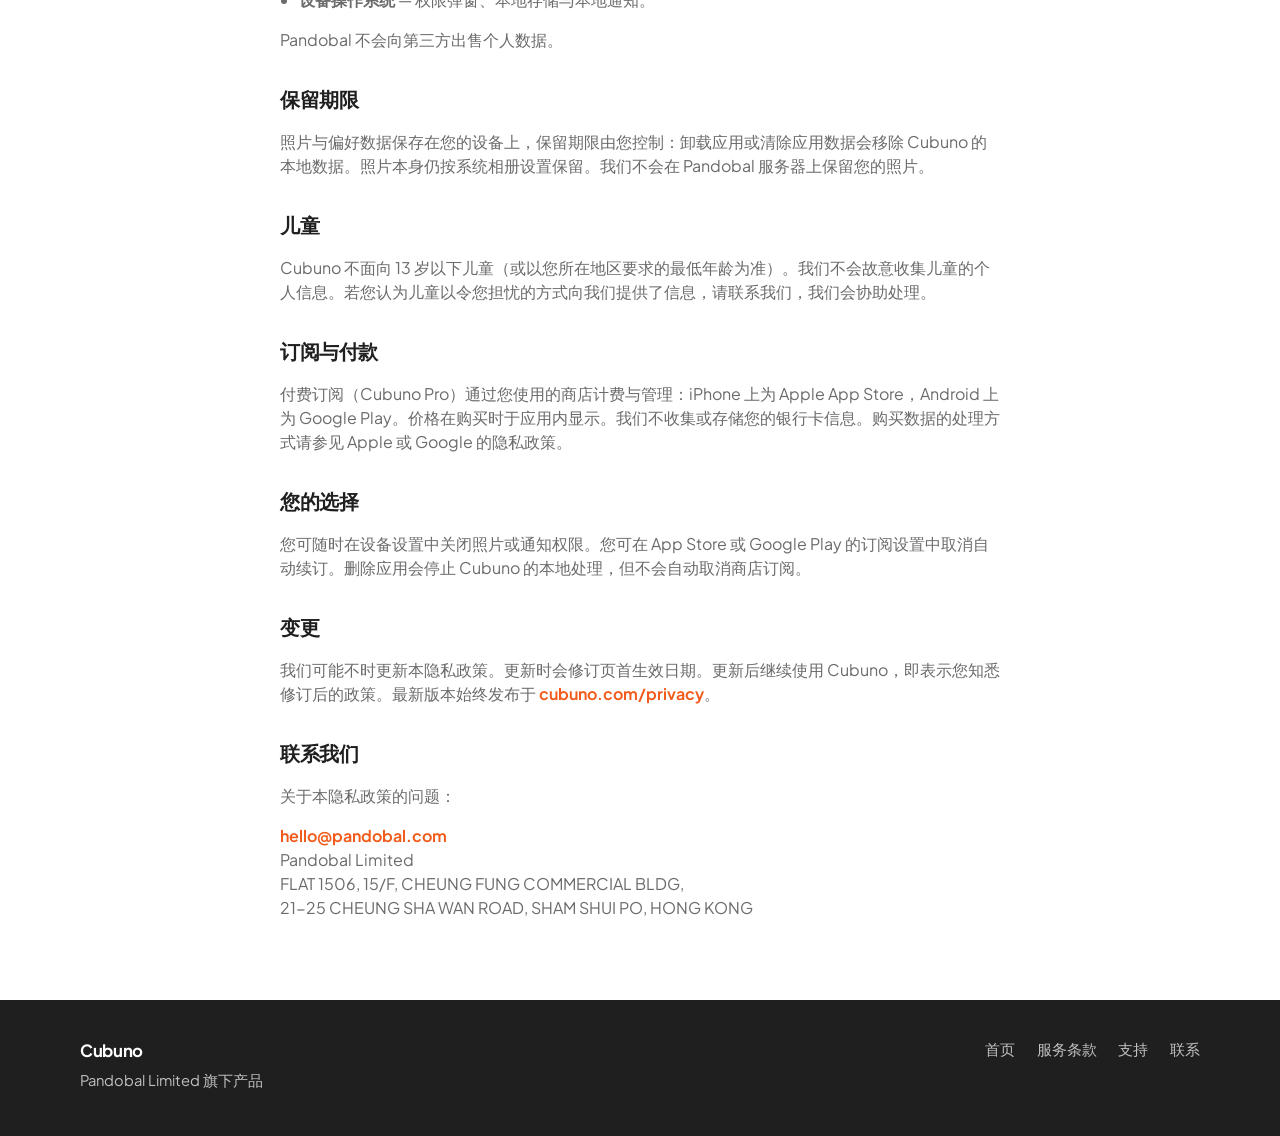
<file: zh/privacy/index.html>
<!DOCTYPE html>
<html lang="zh-Hans">
  <head>
    <meta charset="utf-8" />
    <meta name="viewport" content="width=device-width, initial-scale=1" />
    <title>隐私政策 · Cubuno</title>
    <meta
      name="description"
      content="Cubuno 隐私政策（Pandobal Limited）。照片仅保存在您的设备上。"
    />
    <link rel="icon" href="../../assets/favicon.png" type="image/png" />
    <link rel="preconnect" href="https://fonts.googleapis.com" />
    <link rel="preconnect" href="https://fonts.gstatic.com" crossorigin />
    <link
      href="https://fonts.googleapis.com/css2?family=Plus+Jakarta+Sans:wght@500;600;700;800&display=swap"
      rel="stylesheet"
    />
    <link rel="stylesheet" href="../../css/styles.css" />
  </head>
  <body>
    <header class="nav nav-solid">
      <div class="wrap nav-inner">
        <a class="nav-brand" href="/zh/">
          <img src="../../assets/app-icon.png" alt="" width="36" height="36" />
          Cubuno
        </a>
        <nav class="nav-links" aria-label="主导航">
          <a href="/zh/#how">怎么用</a>
          <a href="/zh/support.html">支持</a>
          <label class="lang-select-wrap">
            <span class="visually-hidden">语言</span>
            <select class="lang-select" data-lang-select aria-label="语言">
              <option value="en">English</option>
              <option value="zh">中文</option>
            </select>
          </label>
        </nav>
      </div>
    </header>

    <main class="page legal">
      <div class="wrap legal-wrap">
        <p class="legal-kicker">Cubuno · Pandobal Limited</p>
        <h1>隐私政策</h1>
        <p class="legal-meta">生效日期：2026 年 10 月 30 日</p>

        <h2>概述</h2>
        <p>
          Cubuno 由 Pandobal Limited（香港）提供。本隐私政策说明您在设备（iPhone
          或 Android）上使用 Cubuno 时，应用如何处理相关信息。
        </p>
        <p>
          Cubuno 在本机整理您的照片。照片不会上传到 Pandobal 服务器。我们不运营
          Cubuno 账户体系，也不要求您向我们注册账号。
        </p>

        <h2>我们处理的信息</h2>
        <p>使用 Cubuno 时，可能涉及如下信息：</p>
        <div class="legal-table-wrap">
          <table>
            <thead>
              <tr>
                <th>类别</th>
                <th>内容</th>
                <th>存放位置</th>
                <th>是否与 Pandobal 共享</th>
              </tr>
            </thead>
            <tbody>
              <tr>
                <td>照片</td>
                <td>访问相册，以便展示并整理您选择审阅的照片</td>
                <td>仅在您的设备上</td>
                <td>否 — 不会上传给我们</td>
              </tr>
              <tr>
                <td>照片位置元数据</td>
                <td>
                  在可用时，根据照片已有元数据（EXIF）中的位置信息生成地点名称
                </td>
                <td>在您的设备上；逆地理编码由操作系统完成</td>
                <td>否 — 我们不会收到这些数据</td>
              </tr>
              <tr>
                <td>应用偏好</td>
                <td>
                  语言、整理模式、本地引导，以及本地订阅状态标记等设置
                </td>
                <td>在您的设备上</td>
                <td>否</td>
              </tr>
              <tr>
                <td>购买</td>
                <td>由 Apple 或 Google 处理的订阅购买与恢复</td>
                <td>按 Apple / Google 各自政策处理</td>
                <td>我们不会收到您的银行卡信息</td>
              </tr>
            </tbody>
          </table>
        </div>

        <h2>我们使用的权限</h2>
        <p>
          <strong>照片：</strong>仅用于在本机读取并整理您的相册。
        </p>
        <p>
          <strong>通知：</strong>用于在免费试用结束前 1
          天发送本地提醒，避免意外续费。提醒在设备本地安排。
        </p>
        <p>
          <strong>照片中的位置数据：</strong>照片信息页可能显示照片元数据中已有的地点名称。我们不会跟踪您的实时
          GPS，Cubuno 也不申请持续后台定位。
        </p>

        <h2>我们不收集的内容</h2>
        <ul>
          <li>不会将您的照片或相册上传到 Pandobal 服务器。</li>
          <li>不运行广告追踪，不出售您的个人信息。</li>
          <li>不使用会把使用数据发送给我们的第三方分析或崩溃上报 SDK。</li>
          <li>不收集银行卡号；账单由 Apple 或 Google 处理。</li>
        </ul>

        <h2>第三方</h2>
        <p>视您的使用方式与设备而定，以下各方可能按其自身政策处理信息：</p>
        <ul>
          <li>
            <strong>Apple</strong> — App Store 订阅、应用内购买，以及系统服务（例如您选择打开地点时的地图、系统逆地理编码）。
          </li>
          <li>
            <strong>Google</strong> — 在 Android 上使用 Cubuno 时的 Google Play 结算及相关服务。
          </li>
          <li>
            <strong>设备操作系统</strong> — 权限弹窗、本地存储与本地通知。
          </li>
        </ul>
        <p>Pandobal 不会向第三方出售个人数据。</p>

        <h2>保留期限</h2>
        <p>
          照片与偏好数据保存在您的设备上，保留期限由您控制：卸载应用或清除应用数据会移除
          Cubuno 的本地数据。照片本身仍按系统相册设置保留。我们不会在 Pandobal
          服务器上保留您的照片。
        </p>

        <h2>儿童</h2>
        <p>
          Cubuno 不面向 13 岁以下儿童（或以您所在地区要求的最低年龄为准）。我们不会故意收集儿童的个人信息。若您认为儿童以令您担忧的方式向我们提供了信息，请联系我们，我们会协助处理。
        </p>

        <h2>订阅与付款</h2>
        <p>
          付费订阅（Cubuno Pro）通过您使用的商店计费与管理：iPhone 上为 Apple App
          Store，Android 上为 Google Play。价格在购买时于应用内显示。我们不收集或存储您的银行卡信息。购买数据的处理方式请参见
          Apple 或 Google 的隐私政策。
        </p>

        <h2>您的选择</h2>
        <p>
          您可随时在设备设置中关闭照片或通知权限。您可在 App Store 或 Google Play
          的订阅设置中取消自动续订。删除应用会停止 Cubuno
          的本地处理，但不会自动取消商店订阅。
        </p>

        <h2>变更</h2>
        <p>
          我们可能不时更新本隐私政策。更新时会修订页首生效日期。更新后继续使用
          Cubuno，即表示您知悉修订后的政策。最新版本始终发布于
          <a href="https://cubuno.com/privacy">cubuno.com/privacy</a>。
        </p>

        <h2>联系我们</h2>
        <p>关于本隐私政策的问题：</p>
        <p>
          <a href="mailto:hello@pandobal.com">hello@pandobal.com</a><br />
          Pandobal Limited<br />
          FLAT 1506, 15/F, CHEUNG FUNG COMMERCIAL BLDG,<br />
          21-25 CHEUNG SHA WAN ROAD, SHAM SHUI PO, HONG KONG
        </p>
      </div>
    </main>

    <footer class="footer">
      <div class="wrap footer-inner">
        <div>
          <strong>Cubuno</strong>
          <p style="margin: 0.35rem 0 0">Pandobal Limited 旗下产品</p>
        </div>
        <div class="footer-links">
          <a href="/zh/">首页</a>
          <a href="/zh/terms/">服务条款</a>
          <a href="/zh/support.html">支持</a>
          <a href="mailto:hello@pandobal.com">联系</a>
        </div>
      </div>
    </footer>
    <script src="../../js/i18n.js" defer></script>
  </body>
</html>
</file>
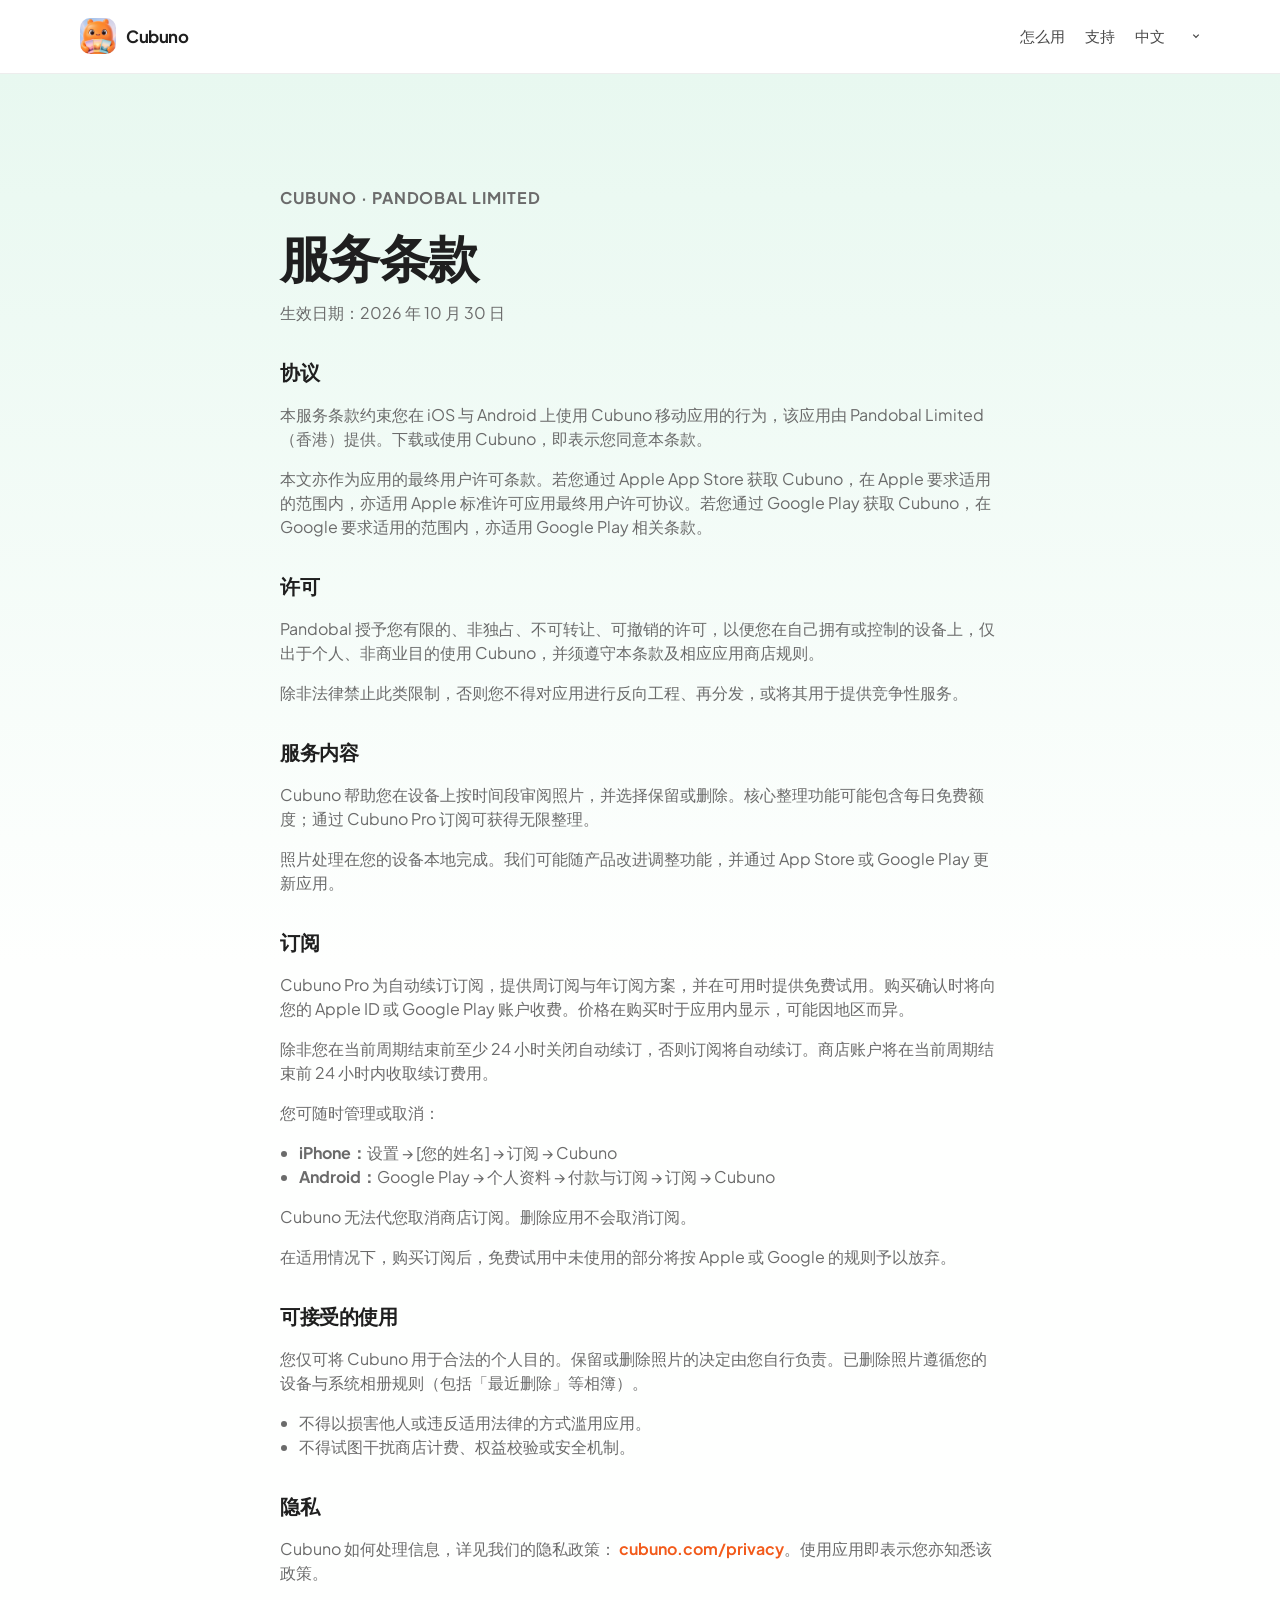
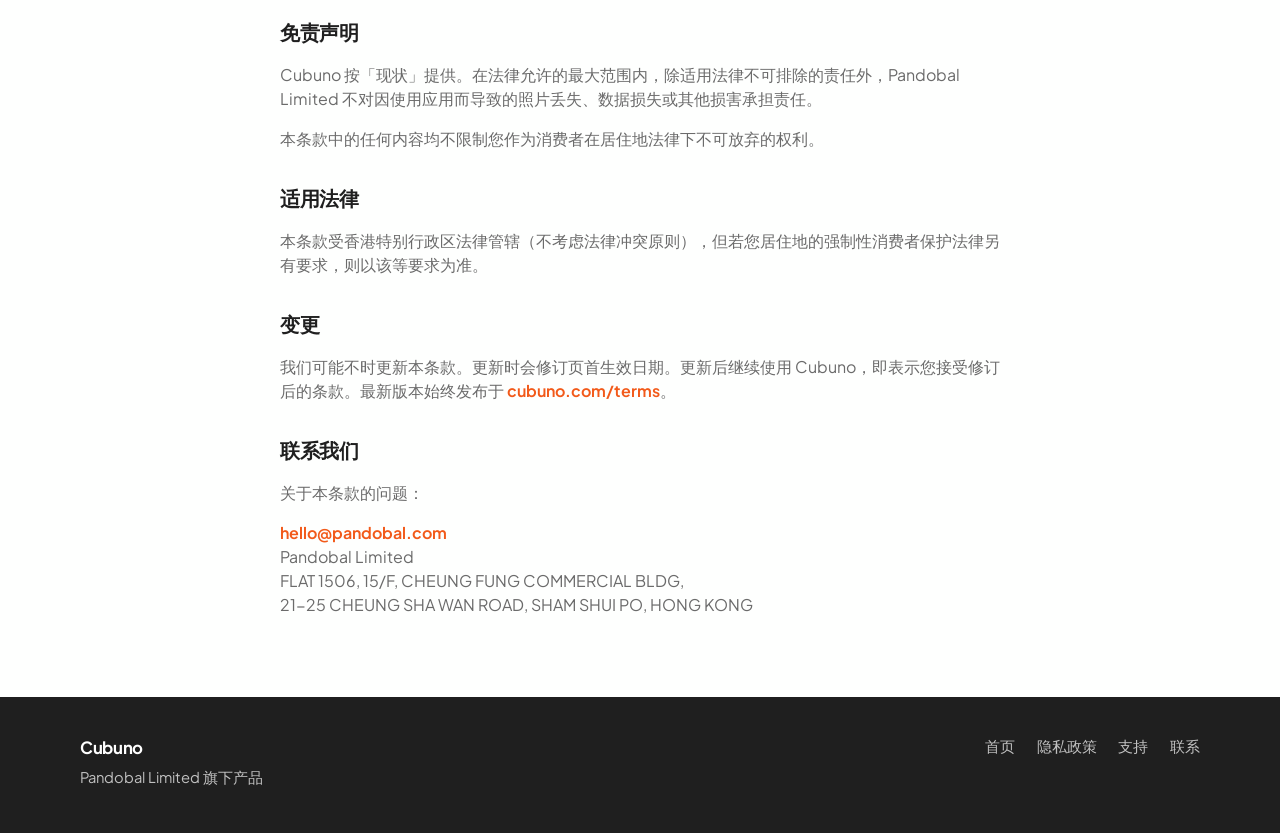
<file: zh/terms/index.html>
<!DOCTYPE html>
<html lang="zh-Hans">
  <head>
    <meta charset="utf-8" />
    <meta name="viewport" content="width=device-width, initial-scale=1" />
    <title>服务条款 · Cubuno</title>
    <meta
      name="description"
      content="Cubuno 服务条款（Pandobal Limited）。"
    />
    <link rel="icon" href="../../assets/favicon.png" type="image/png" />
    <link rel="preconnect" href="https://fonts.googleapis.com" />
    <link rel="preconnect" href="https://fonts.gstatic.com" crossorigin />
    <link
      href="https://fonts.googleapis.com/css2?family=Plus+Jakarta+Sans:wght@500;600;700;800&display=swap"
      rel="stylesheet"
    />
    <link rel="stylesheet" href="../../css/styles.css" />
  </head>
  <body>
    <header class="nav nav-solid">
      <div class="wrap nav-inner">
        <a class="nav-brand" href="/zh/">
          <img src="../../assets/app-icon.png" alt="" width="36" height="36" />
          Cubuno
        </a>
        <nav class="nav-links" aria-label="主导航">
          <a href="/zh/#how">怎么用</a>
          <a href="/zh/support.html">支持</a>
          <label class="lang-select-wrap">
            <span class="visually-hidden">语言</span>
            <select class="lang-select" data-lang-select aria-label="语言">
              <option value="en">English</option>
              <option value="zh">中文</option>
            </select>
          </label>
        </nav>
      </div>
    </header>

    <main class="page legal">
      <div class="wrap legal-wrap">
        <p class="legal-kicker">Cubuno · Pandobal Limited</p>
        <h1>服务条款</h1>
        <p class="legal-meta">生效日期：2026 年 10 月 30 日</p>

        <h2>协议</h2>
        <p>
          本服务条款约束您在 iOS 与 Android 上使用 Cubuno
          移动应用的行为，该应用由 Pandobal Limited（香港）提供。下载或使用
          Cubuno，即表示您同意本条款。
        </p>
        <p>
          本文亦作为应用的最终用户许可条款。若您通过 Apple App Store 获取
          Cubuno，在 Apple 要求适用的范围内，亦适用 Apple 标准许可应用最终用户许可协议。若您通过
          Google Play 获取 Cubuno，在 Google 要求适用的范围内，亦适用 Google Play
          相关条款。
        </p>

        <h2>许可</h2>
        <p>
          Pandobal 授予您有限的、非独占、不可转让、可撤销的许可，以便您在自己拥有或控制的设备上，仅出于个人、非商业目的使用
          Cubuno，并须遵守本条款及相应应用商店规则。
        </p>
        <p>
          除非法律禁止此类限制，否则您不得对应用进行反向工程、再分发，或将其用于提供竞争性服务。
        </p>

        <h2>服务内容</h2>
        <p>
          Cubuno 帮助您在设备上按时间段审阅照片，并选择保留或删除。核心整理功能可能包含每日免费额度；通过
          Cubuno Pro 订阅可获得无限整理。
        </p>
        <p>
          照片处理在您的设备本地完成。我们可能随产品改进调整功能，并通过 App Store
          或 Google Play 更新应用。
        </p>

        <h2>订阅</h2>
        <p>
          Cubuno Pro 为自动续订订阅，提供周订阅与年订阅方案，并在可用时提供免费试用。购买确认时将向您的
          Apple ID 或 Google Play 账户收费。价格在购买时于应用内显示，可能因地区而异。
        </p>
        <p>
          除非您在当前周期结束前至少 24 小时关闭自动续订，否则订阅将自动续订。商店账户将在当前周期结束前
          24 小时内收取续订费用。
        </p>
        <p>您可随时管理或取消：</p>
        <ul>
          <li>
            <strong>iPhone：</strong>设置 → [您的姓名] → 订阅 → Cubuno
          </li>
          <li>
            <strong>Android：</strong>Google Play → 个人资料 → 付款与订阅 → 订阅 →
            Cubuno
          </li>
        </ul>
        <p>
          Cubuno 无法代您取消商店订阅。删除应用不会取消订阅。
        </p>
        <p>
          在适用情况下，购买订阅后，免费试用中未使用的部分将按 Apple 或 Google
          的规则予以放弃。
        </p>

        <h2>可接受的使用</h2>
        <p>
          您仅可将 Cubuno
          用于合法的个人目的。保留或删除照片的决定由您自行负责。已删除照片遵循您的设备与系统相册规则（包括「最近删除」等相簿）。
        </p>
        <ul>
          <li>不得以损害他人或违反适用法律的方式滥用应用。</li>
          <li>不得试图干扰商店计费、权益校验或安全机制。</li>
        </ul>

        <h2>隐私</h2>
        <p>
          Cubuno 如何处理信息，详见我们的隐私政策：
          <a href="https://cubuno.com/privacy">cubuno.com/privacy</a>。使用应用即表示您亦知悉该政策。
        </p>

        <h2>免责声明</h2>
        <p>
          Cubuno 按「现状」提供。在法律允许的最大范围内，除适用法律不可排除的责任外，Pandobal
          Limited 不对因使用应用而导致的照片丢失、数据损失或其他损害承担责任。
        </p>
        <p>
          本条款中的任何内容均不限制您作为消费者在居住地法律下不可放弃的权利。
        </p>

        <h2>适用法律</h2>
        <p>
          本条款受香港特别行政区法律管辖（不考虑法律冲突原则），但若您居住地的强制性消费者保护法律另有要求，则以该等要求为准。
        </p>

        <h2>变更</h2>
        <p>
          我们可能不时更新本条款。更新时会修订页首生效日期。更新后继续使用
          Cubuno，即表示您接受修订后的条款。最新版本始终发布于
          <a href="https://cubuno.com/terms">cubuno.com/terms</a>。
        </p>

        <h2>联系我们</h2>
        <p>关于本条款的问题：</p>
        <p>
          <a href="mailto:hello@pandobal.com">hello@pandobal.com</a><br />
          Pandobal Limited<br />
          FLAT 1506, 15/F, CHEUNG FUNG COMMERCIAL BLDG,<br />
          21-25 CHEUNG SHA WAN ROAD, SHAM SHUI PO, HONG KONG
        </p>
      </div>
    </main>

    <footer class="footer">
      <div class="wrap footer-inner">
        <div>
          <strong>Cubuno</strong>
          <p style="margin: 0.35rem 0 0">Pandobal Limited 旗下产品</p>
        </div>
        <div class="footer-links">
          <a href="/zh/">首页</a>
          <a href="/zh/privacy/">隐私政策</a>
          <a href="/zh/support.html">支持</a>
          <a href="mailto:hello@pandobal.com">联系</a>
        </div>
      </div>
    </footer>
    <script src="../../js/i18n.js" defer></script>
  </body>
</html>
</file>
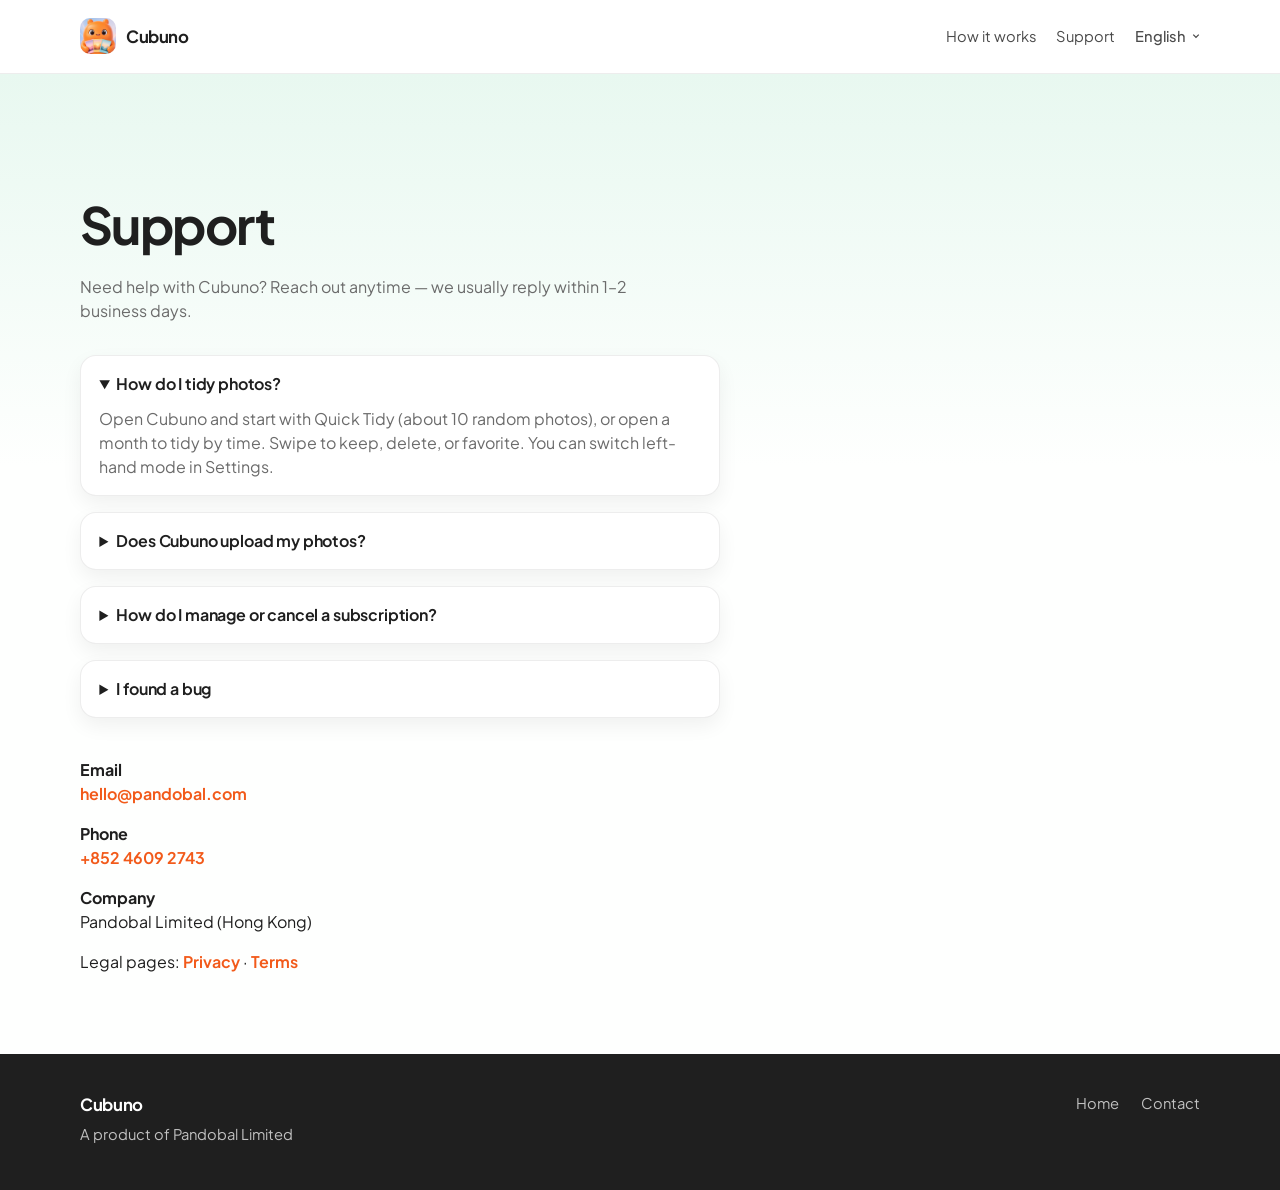
<file: support.html>
<!DOCTYPE html>
<html lang="en">
  <head>
    <meta charset="utf-8" />
    <meta name="viewport" content="width=device-width, initial-scale=1" />
    <title>Support · Cubuno</title>
    <meta
      name="description"
      content="Get help with Cubuno — photo tidy, subscriptions, and privacy questions."
    />
    <link rel="icon" href="assets/favicon.png" type="image/png" />
    <link rel="preconnect" href="https://fonts.googleapis.com" />
    <link rel="preconnect" href="https://fonts.gstatic.com" crossorigin />
    <link
      href="https://fonts.googleapis.com/css2?family=Plus+Jakarta+Sans:wght@500;600;700;800&display=swap"
      rel="stylesheet"
    />
    <link rel="stylesheet" href="css/styles.css" />
  </head>
  <body>
    <header class="nav nav-solid">
      <div class="wrap nav-inner">
        <a class="nav-brand" href="/">
          <img src="assets/app-icon.png" alt="" width="36" height="36" />
          Cubuno
        </a>
        <nav class="nav-links" aria-label="Primary">
          <a href="/#how">How it works</a>
          <a href="/support.html">Support</a>
          <label class="lang-select-wrap">
            <span class="visually-hidden">Language</span>
            <select class="lang-select" data-lang-select aria-label="Language">
              <option value="en" selected>English</option>
              <option value="zh">中文</option>
            </select>
          </label>
        </nav>
      </div>
    </header>

    <main class="page">
      <div class="wrap">
        <h1>Support</h1>
        <p class="lead">
          Need help with Cubuno? Reach out anytime — we usually reply within 1–2
          business days.
        </p>

        <div class="faq">
          <details open>
            <summary>How do I tidy photos?</summary>
            <p>
              Open Cubuno and start with Quick Tidy (about 10 random photos), or open
              a month to tidy by time. Swipe to keep, delete, or favorite. You can
              switch left-hand mode in Settings.
            </p>
          </details>
          <details>
            <summary>Does Cubuno upload my photos?</summary>
            <p>
              No. Photos stay on your device. We do not upload your photo library to
              Pandobal servers.
            </p>
          </details>
          <details>
            <summary>How do I manage or cancel a subscription?</summary>
            <p>
              Subscriptions are billed by the store you used.
              iPhone: Settings → Apple ID → Subscriptions → Cubuno.
              Android: Google Play → Profile → Payments &amp; subscriptions →
              Subscriptions → Cubuno. Cancel anytime at least 24 hours before renewal.
            </p>
          </details>
          <details>
            <summary>I found a bug</summary>
            <p>
              Email
              <a href="mailto:hello@pandobal.com">hello@pandobal.com</a>
              with your device model, OS version, and a short description. Screenshots
              help us respond faster.
            </p>
          </details>
        </div>

        <div class="contact-block">
          <p>
            <strong>Email</strong><br />
            <a href="mailto:hello@pandobal.com">hello@pandobal.com</a>
          </p>
          <p>
            <strong>Phone</strong><br />
            <a href="tel:+85246092743">+852 4609 2743</a>
          </p>
          <p>
            <strong>Company</strong><br />
            Pandobal Limited (Hong Kong)
          </p>
          <p>
            Legal pages:
            <a href="/privacy/">Privacy</a>
            ·
            <a href="/terms/">Terms</a>
          </p>
        </div>
      </div>
    </main>

    <footer class="footer">
      <div class="wrap footer-inner">
        <div>
          <strong>Cubuno</strong>
          <p style="margin: 0.35rem 0 0">A product of Pandobal Limited</p>
        </div>
        <div class="footer-links">
          <a href="/">Home</a>
          <a href="mailto:hello@pandobal.com">Contact</a>
        </div>
      </div>
    </footer>
    <script src="js/i18n.js" defer></script>
  </body>
</html>
</file>
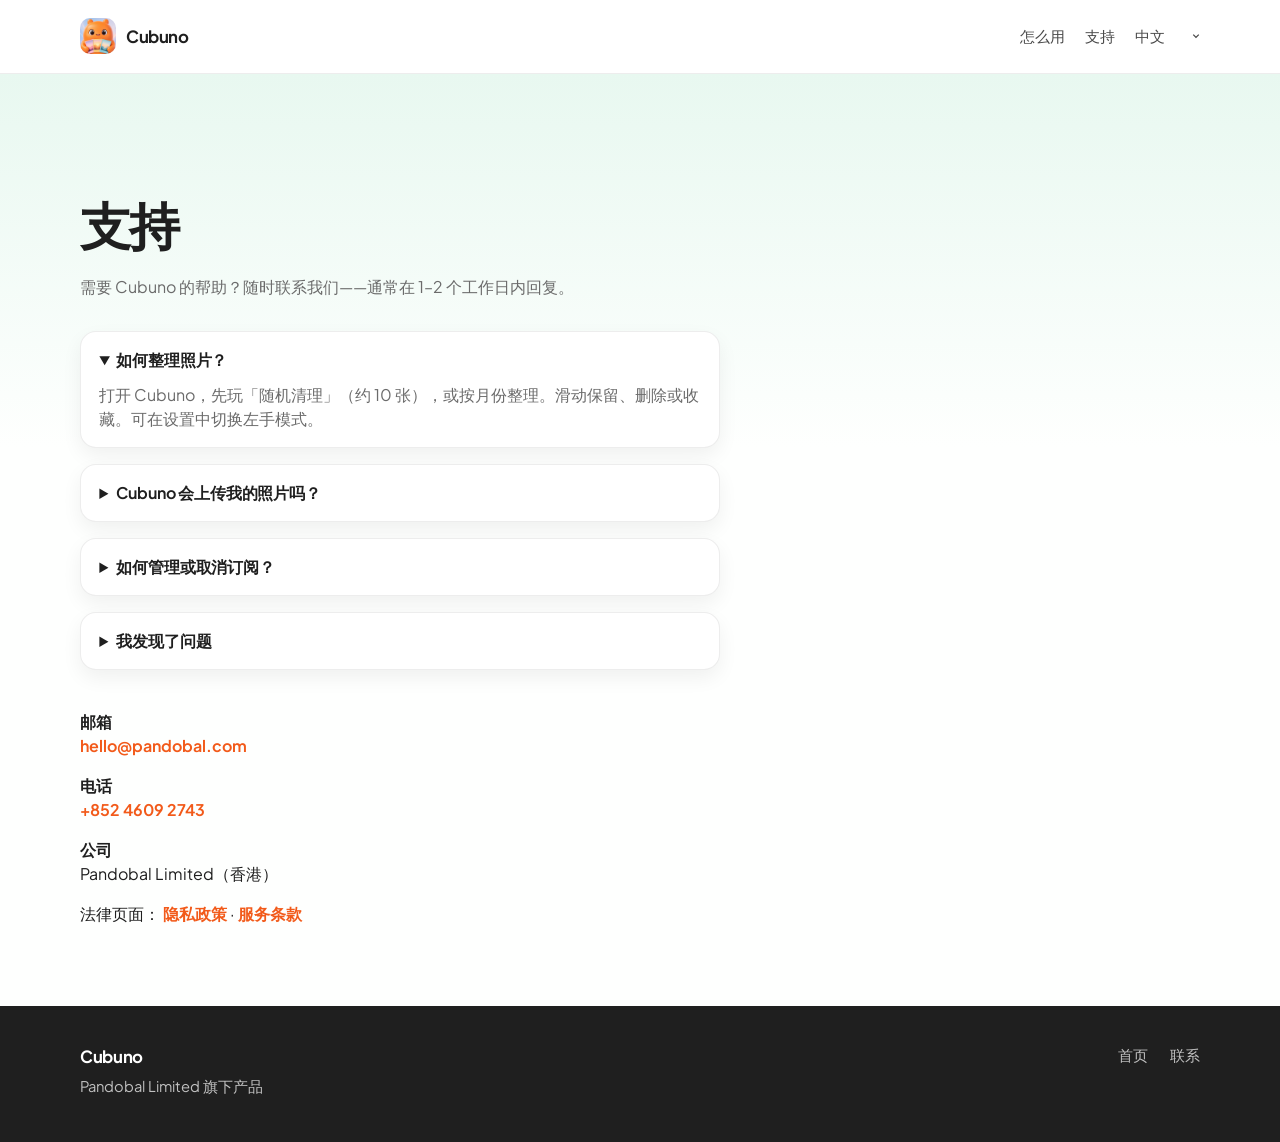
<file: zh/support.html>
<!DOCTYPE html>
<html lang="zh-Hans">
  <head>
    <meta charset="utf-8" />
    <meta name="viewport" content="width=device-width, initial-scale=1" />
    <title>支持 · Cubuno</title>
    <meta
      name="description"
      content="Cubuno 使用帮助：整理照片、订阅与隐私相关问题。"
    />
    <link rel="icon" href="../assets/favicon.png" type="image/png" />
    <link rel="preconnect" href="https://fonts.googleapis.com" />
    <link rel="preconnect" href="https://fonts.gstatic.com" crossorigin />
    <link
      href="https://fonts.googleapis.com/css2?family=Plus+Jakarta+Sans:wght@500;600;700;800&display=swap"
      rel="stylesheet"
    />
    <link rel="stylesheet" href="../css/styles.css" />
  </head>
  <body>
    <header class="nav nav-solid">
      <div class="wrap nav-inner">
        <a class="nav-brand" href="/zh/">
          <img src="../assets/app-icon.png" alt="" width="36" height="36" />
          Cubuno
        </a>
        <nav class="nav-links" aria-label="主导航">
          <a href="/zh/#how">怎么用</a>
          <a href="/zh/support.html">支持</a>
          <label class="lang-select-wrap">
            <span class="visually-hidden">语言</span>
            <select class="lang-select" data-lang-select aria-label="语言">
              <option value="en">English</option>
              <option value="zh">中文</option>
            </select>
          </label>
        </nav>
      </div>
    </header>

    <main class="page">
      <div class="wrap">
        <h1>支持</h1>
        <p class="lead">
          需要 Cubuno 的帮助？随时联系我们——通常在 1–2 个工作日内回复。
        </p>

        <div class="faq">
          <details open>
            <summary>如何整理照片？</summary>
            <p>
              打开 Cubuno，先玩「随机清理」（约 10 张），或按月份整理。滑动保留、删除或收藏。可在设置中切换左手模式。
            </p>
          </details>
          <details>
            <summary>Cubuno 会上传我的照片吗？</summary>
            <p>
              不会。照片留在你的设备上。我们不会把相册上传到 Pandobal 服务器。
            </p>
          </details>
          <details>
            <summary>如何管理或取消订阅？</summary>
            <p>
              订阅由你使用的商店计费。
              iPhone：设置 → Apple ID → 订阅 → Cubuno。
              Android：Google Play → 个人资料 → 付款与订阅 → 订阅 → Cubuno。
              可在续订前至少 24 小时取消。
            </p>
          </details>
          <details>
            <summary>我发现了问题</summary>
            <p>
              请发邮件至
              <a href="mailto:hello@pandobal.com">hello@pandobal.com</a>，并附上设备型号、系统版本与简短描述。截图有助于我们更快处理。
            </p>
          </details>
        </div>

        <div class="contact-block">
          <p>
            <strong>邮箱</strong><br />
            <a href="mailto:hello@pandobal.com">hello@pandobal.com</a>
          </p>
          <p>
            <strong>电话</strong><br />
            <a href="tel:+85246092743">+852 4609 2743</a>
          </p>
          <p>
            <strong>公司</strong><br />
            Pandobal Limited（香港）
          </p>
          <p>
            法律页面：
            <a href="/zh/privacy/">隐私政策</a>
            ·
            <a href="/zh/terms/">服务条款</a>
          </p>
        </div>
      </div>
    </main>

    <footer class="footer">
      <div class="wrap footer-inner">
        <div>
          <strong>Cubuno</strong>
          <p style="margin: 0.35rem 0 0">Pandobal Limited 旗下产品</p>
        </div>
        <div class="footer-links">
          <a href="/zh/">首页</a>
          <a href="mailto:hello@pandobal.com">联系</a>
        </div>
      </div>
    </footer>
    <script src="../js/i18n.js" defer></script>
  </body>
</html>
</file>
<file: css/styles.css>
:root {
  /* 对齐 App HomeColors */
  --action: #ff6b2c;
  --action-soft: #ff7a3d;
  --action-deep: #f25a1a;
  --action-shadow: #d94a12;
  --air: #7ec6d8;
  --bg-top: #e8f8f0;
  --bg-mid: #d9f2e6;
  --bg-mid-soft: #eaf7f1;
  --bg-bottom: #fefffe;
  --ink: #1f1f1f;
  --ink-soft: #4a4a4a;
  --ink-body: #6b6b6b;
  --ink-muted: #9b9b9b;
  --card: rgba(255, 255, 255, 0.95);
  --card-border: rgba(255, 255, 255, 0.8);
  --line: rgba(31, 31, 31, 0.08);
  --shadow: 0 8px 20px rgba(0, 0, 0, 0.06);
  --font: "Plus Jakarta Sans", "Segoe UI", sans-serif;
  --max: 1120px;
  --radius-btn: 16px;
  --radius-card: 28px;
}

*,
*::before,
*::after {
  box-sizing: border-box;
}

html {
  scroll-behavior: smooth;
}

body {
  margin: 0;
  font-family: var(--font);
  color: var(--ink);
  background: var(--bg-bottom);
  line-height: 1.5;
  -webkit-font-smoothing: antialiased;
}

img {
  max-width: 100%;
  display: block;
}

a {
  color: inherit;
  text-decoration: none;
}

.wrap {
  width: min(100% - 2.5rem, var(--max));
  margin-inline: auto;
}

/* —— Nav —— */
.nav {
  position: absolute;
  inset: 0 0 auto;
  z-index: 5;
  padding: 1.15rem 0;
}

.nav-inner {
  display: flex;
  align-items: center;
  justify-content: space-between;
}

.nav-brand {
  display: flex;
  align-items: center;
  gap: 0.65rem;
  font-weight: 700;
  letter-spacing: -0.03em;
  font-size: 1.05rem;
  color: var(--ink);
}

.nav-brand img {
  width: 36px;
  height: 36px;
  border-radius: 10px;
}

.nav-links {
  display: flex;
  gap: 1.25rem;
  font-size: 0.92rem;
  color: var(--ink-soft);
}

.nav-links a:hover {
  color: var(--ink);
}

.lang-select-wrap {
  display: inline-flex;
  align-items: center;
  /* 不要额外 margin，间距完全交给 .nav-links 的 gap */
  margin: 0;
  padding: 0;
}

/* 与导航文字同字号/字重/颜色，系统 select 自带内边距要压掉 */
.lang-select {
  appearance: none;
  -webkit-appearance: none;
  border: 0;
  background: transparent
    url("data:image/svg+xml,%3Csvg xmlns='http://www.w3.org/2000/svg' width='10' height='6' viewBox='0 0 10 6'%3E%3Cpath fill='%234a4a4a' d='M1 1.1 5 5l4-3.9L7.9.2 5 3.1 2.1.2z'/%3E%3C/svg%3E")
    no-repeat right center / 8px;
  color: var(--ink-soft);
  font: inherit;
  font-size: 0.92rem;
  font-weight: 500;
  line-height: inherit;
  height: auto;
  min-height: 0;
  min-width: 0;
  padding: 0 0.85rem 0 0;
  margin: 0;
  border-radius: 0;
  box-shadow: none;
  cursor: pointer;
}

.lang-select:hover {
  color: var(--ink);
}

.lang-select:focus {
  outline: none;
  color: var(--ink);
}

.visually-hidden {
  position: absolute;
  width: 1px;
  height: 1px;
  padding: 0;
  margin: -1px;
  overflow: hidden;
  clip: rect(0, 0, 0, 0);
  white-space: nowrap;
  border: 0;
}

/* —— Hero（对齐 App：薄荷浅底 + 深字 + 橙 CTA）—— */
.hero {
  position: relative;
  min-height: 100svh;
  display: grid;
  align-items: center;
  overflow: hidden;
  color: var(--ink);
}

/* 与 App 主页默认 wallpaper：璃光轻雾 home_bg_glass_soft 一致 */
.hero-bg {
  position: absolute;
  inset: 0;
  background-color: var(--bg-bottom);
  background-image: url("../assets/hero-bg.jpg");
  background-position: center;
  background-size: cover;
  background-repeat: no-repeat;
  transform: scale(1.03);
  animation: heroDrift 18s ease-in-out infinite alternate;
}

.hero-bg::after {
  content: "";
  position: absolute;
  inset: 0;
  /* 底部略提亮，方便接下方白区，不压暗壁纸 */
  background: linear-gradient(
    180deg,
    rgba(254, 255, 254, 0.08) 0%,
    rgba(254, 255, 254, 0) 35%,
    rgba(254, 255, 254, 0.35) 78%,
    rgba(254, 255, 254, 0.92) 100%
  );
  pointer-events: none;
}

@keyframes heroDrift {
  from {
    transform: scale(1.04) translate3d(0, 0, 0);
  }
  to {
    transform: scale(1.08) translate3d(-1.2%, -0.8%, 0);
  }
}

.hero-content {
  position: relative;
  z-index: 1;
  padding: 6.5rem 0 3.5rem;
  display: grid;
  grid-template-columns: 1.05fr 0.95fr;
  gap: 2rem;
  align-items: center;
}

.brand-mark {
  font-family: var(--font);
  font-weight: 800;
  font-size: clamp(3.4rem, 8vw, 5.6rem);
  line-height: 0.94;
  letter-spacing: -0.05em;
  margin: 0 0 0.85rem;
  color: var(--ink);
  opacity: 0;
  animation: riseIn 0.85s cubic-bezier(0.22, 1, 0.36, 1) 0.08s forwards;
}

.hero-line {
  margin: 0 0 0.7rem;
  font-size: clamp(1.3rem, 2.4vw, 1.7rem);
  font-weight: 600;
  letter-spacing: -0.02em;
  color: var(--ink);
  max-width: 18ch;
  opacity: 0;
  animation: riseIn 0.85s cubic-bezier(0.22, 1, 0.36, 1) 0.2s forwards;
}

.hero-sub {
  margin: 0 0 1.6rem;
  max-width: 34ch;
  color: var(--ink-body);
  font-size: 1.05rem;
  opacity: 0;
  animation: riseIn 0.85s cubic-bezier(0.22, 1, 0.36, 1) 0.34s forwards;
}

.cta-row {
  display: flex;
  flex-wrap: wrap;
  align-items: center;
  gap: 0.75rem 1rem;
  opacity: 0;
  animation: riseIn 0.85s cubic-bezier(0.22, 1, 0.36, 1) 0.48s forwards;
}

.btn {
  display: inline-flex;
  align-items: center;
  justify-content: center;
  gap: 0.5rem;
  min-height: 3rem;
  padding: 0.85rem 1.35rem;
  border-radius: var(--radius-btn);
  font-weight: 700;
  font-size: 0.95rem;
  border: 0;
  cursor: pointer;
  transition: transform 0.2s ease, box-shadow 0.2s ease, background 0.2s ease;
}

.btn:hover {
  transform: translateY(-1px);
}

.btn-primary {
  background: linear-gradient(180deg, var(--action-soft), var(--action-deep));
  color: #fff;
  box-shadow: 0 10px 24px rgba(217, 74, 18, 0.28);
}

.btn-primary:hover {
  box-shadow: 0 14px 28px rgba(217, 74, 18, 0.34);
}

.btn-ghost {
  background: transparent;
  color: var(--ink-soft);
  font-weight: 650;
  padding-inline: 0.35rem;
  min-height: auto;
  box-shadow: none;
}

.btn-ghost:hover {
  color: var(--ink);
  transform: none;
}

/* 上架前占位；上架后改成 <a class="btn btn-primary"> 链到商店 */
.btn-store {
  background: #fff;
  color: var(--ink);
  border: 1.5px solid rgba(31, 31, 31, 0.1);
  box-shadow: var(--shadow);
  cursor: default;
}

.btn-store:hover {
  transform: none;
}

.cta-note {
  margin: 0.9rem 0 0;
  font-size: 0.92rem;
  color: var(--ink-body);
  opacity: 0;
  animation: riseIn 0.85s cubic-bezier(0.22, 1, 0.36, 1) 0.58s forwards;
}

.cta-note a {
  color: var(--action-deep);
  font-weight: 650;
}

.cta-note a:hover {
  text-decoration: underline;
  text-underline-offset: 3px;
}

.hero-visual {
  justify-self: end;
  align-self: center;
  width: min(100%, 380px);
  max-height: min(58vh, 420px);
  aspect-ratio: 1 / 1;
  cursor: pointer;
  opacity: 0;
  animation: floatIn 1s cubic-bezier(0.22, 1, 0.36, 1) 0.28s forwards;
  filter: drop-shadow(0 22px 40px rgba(0, 0, 0, 0.12));
}

.mascot-bob {
  position: relative;
  width: 100%;
  height: 100%;
  animation: mascotBob 4.5s ease-in-out 1.2s infinite;
}

.hero-visual img {
  position: absolute;
  inset: 0;
  width: 100%;
  height: 100%;
  object-fit: contain;
  user-select: none;
  -webkit-user-drag: none;
}

.hero-visual .mascot-smile {
  opacity: 0;
  transition: opacity 160ms ease-in-out;
  pointer-events: none;
}

.hero-visual .mascot-smile.is-on {
  opacity: 1;
}

@media (prefers-reduced-motion: reduce) {
  .hero-visual {
    animation: none;
    opacity: 1;
  }

  .mascot-bob {
    animation: none;
  }

  .hero-visual .mascot-smile {
    transition: none;
  }
}

@keyframes riseIn {
  from {
    opacity: 0;
    transform: translateY(16px);
  }
  to {
    opacity: 1;
    transform: translateY(0);
  }
}

@keyframes floatIn {
  from {
    opacity: 0;
    transform: translateY(22px) scale(0.97);
  }
  to {
    opacity: 1;
    transform: translateY(0) scale(1);
  }
}

@keyframes mascotBob {
  0%,
  100% {
    transform: translateY(0);
  }
  50% {
    transform: translateY(-8px);
  }
}

/* —— Sections —— */
.section {
  padding: 5rem 0;
}

.section-kicker {
  margin: 0 0 0.55rem;
  color: var(--action-deep);
  font-weight: 700;
  font-size: 0.82rem;
  letter-spacing: 0.08em;
  text-transform: uppercase;
}

.section-title {
  margin: 0 0 0.75rem;
  font-family: var(--font);
  font-size: clamp(1.9rem, 3.6vw, 2.55rem);
  letter-spacing: -0.03em;
  line-height: 1.12;
  max-width: 16ch;
  color: var(--ink);
}

.section-lead {
  margin: 0;
  color: var(--ink-body);
  max-width: 42ch;
  font-size: 1.05rem;
}

.how {
  background: #fff;
  border-block: 1px solid var(--line);
}

.steps {
  display: grid;
  grid-template-columns: repeat(2, 1fr);
  gap: 1.25rem;
  margin-top: 2.25rem;
  list-style: none;
  padding: 0;
}

.fun-points {
  display: grid;
  grid-template-columns: repeat(3, 1fr);
  gap: 1.25rem;
  margin-top: 2.25rem;
}

.fun-points article {
  padding: 1.25rem 1.2rem 1.3rem;
  background-image: linear-gradient(180deg, #fff, #fbfefe);
  border: 1.5px solid rgba(255, 255, 255, 0.9);
  border-radius: var(--radius-card);
  box-shadow: var(--shadow);
}

.fun-points strong {
  display: block;
  font-size: 1.08rem;
  margin-bottom: 0.35rem;
  letter-spacing: -0.02em;
  color: var(--ink);
}

.fun-points p {
  margin: 0;
  color: var(--ink-body);
  font-size: 0.96rem;
}

.steps li {
  padding: 1.25rem 1.2rem 1.3rem;
  background: var(--card);
  border: 1.5px solid rgba(255, 255, 255, 0.9);
  border-radius: var(--radius-card);
  box-shadow: var(--shadow);
  background-image: linear-gradient(180deg, #fff, #fbfefe);
}

.steps strong {
  display: block;
  font-size: 1.08rem;
  margin-bottom: 0.35rem;
  letter-spacing: -0.02em;
  color: var(--ink);
}

.steps p {
  margin: 0;
  color: var(--ink-body);
  font-size: 0.96rem;
}

.privacy {
  background:
    linear-gradient(180deg, rgba(254, 255, 254, 0.72), rgba(254, 255, 254, 0.96)),
    url("../assets/hero-bg.jpg") center top / cover no-repeat;
}

.privacy-grid {
  display: grid;
  grid-template-columns: 1.1fr 0.9fr;
  gap: 2.5rem;
  align-items: center;
}

.privacy-note {
  margin-top: 1.4rem;
  padding: 1.2rem 1.3rem;
  background: var(--card);
  border: 1.5px solid var(--card-border);
  border-radius: 20px;
  box-shadow: var(--shadow);
  color: var(--ink-body);
}

.privacy-note a {
  color: var(--action-deep);
  font-weight: 650;
  text-decoration: underline;
  text-underline-offset: 3px;
}

.app-card {
  display: flex;
  gap: 1rem;
  align-items: center;
  padding: 1.15rem;
  background: #fff;
  border-radius: var(--radius-card);
  border: 1.5px solid rgba(255, 255, 255, 0.9);
  box-shadow: var(--shadow);
}

.app-card img {
  width: 72px;
  height: 72px;
  border-radius: 18px;
}

.app-card h3 {
  margin: 0 0 0.2rem;
  font-size: 1.15rem;
  letter-spacing: -0.02em;
}

.app-card p {
  margin: 0;
  color: var(--ink-body);
  font-size: 0.92rem;
}

/* —— Footer —— */
.footer {
  padding: 2.4rem 0 2.8rem;
  background: #1f1f1f;
  color: rgba(255, 255, 255, 0.72);
  font-size: 0.92rem;
}

.footer-inner {
  display: flex;
  flex-wrap: wrap;
  gap: 1.25rem 2rem;
  justify-content: space-between;
  align-items: flex-start;
}

.footer strong {
  color: #fff;
  font-size: 1.05rem;
  letter-spacing: -0.02em;
}

.footer a:hover {
  color: #fff;
}

.footer-links {
  display: flex;
  flex-wrap: wrap;
  gap: 1rem 1.35rem;
}

/* —— Support page —— */
.page {
  padding: 7rem 0 4rem;
  min-height: 70svh;
  background: linear-gradient(
    180deg,
    var(--bg-top) 0%,
    var(--bg-bottom) 40%,
    var(--bg-bottom) 100%
  );
}

.page h1 {
  margin: 0 0 0.75rem;
  font-family: var(--font);
  font-size: clamp(2.2rem, 5vw, 3.2rem);
  letter-spacing: -0.03em;
  color: var(--ink);
}

.page .lead {
  color: var(--ink-body);
  max-width: 46ch;
  margin: 0 0 2rem;
}

.faq {
  display: grid;
  gap: 1rem;
  max-width: 640px;
}

.faq details {
  background: #fff;
  border: 1px solid var(--line);
  border-radius: 16px;
  padding: 1rem 1.15rem;
  box-shadow: var(--shadow);
}

.faq summary {
  cursor: pointer;
  font-weight: 650;
  letter-spacing: -0.01em;
}

.faq p {
  margin: 0.7rem 0 0;
  color: var(--ink-body);
}

.contact-block {
  margin-top: 2.5rem;
  max-width: 640px;
}

.contact-block a {
  color: var(--action-deep);
  font-weight: 650;
}

/* —— Legal docs —— */
.legal-wrap {
  max-width: 720px;
}

.legal-kicker {
  margin: 0 0 0.5rem;
  color: var(--action-deep);
  font-weight: 700;
  font-size: 0.82rem;
  letter-spacing: 0.06em;
  text-transform: uppercase;
}

.legal-meta {
  margin: -0.35rem 0 2rem;
  color: var(--ink-muted);
  font-size: 0.95rem;
}

.legal h2 {
  margin: 2rem 0 0.65rem;
  font-size: 1.25rem;
  letter-spacing: -0.02em;
  color: var(--ink);
}

.legal p,
.legal li {
  color: var(--ink-body);
  font-size: 1rem;
}

.legal ul {
  padding-left: 1.2rem;
}

.legal a {
  color: var(--action-deep);
  font-weight: 650;
}

.legal-table-wrap {
  overflow-x: auto;
  margin: 1rem 0 1.5rem;
  border: 1px solid var(--line);
  border-radius: 16px;
  background: #fff;
  box-shadow: var(--shadow);
}

.legal table {
  width: 100%;
  border-collapse: collapse;
  font-size: 0.92rem;
}

.legal th,
.legal td {
  padding: 0.85rem 1rem;
  text-align: left;
  vertical-align: top;
  border-bottom: 1px solid var(--line);
  color: var(--ink-body);
}

.legal th {
  color: var(--ink);
  font-weight: 700;
  background: rgba(232, 248, 240, 0.65);
}

.legal tr:last-child td {
  border-bottom: 0;
}

.nav-solid {
  position: relative;
  background: rgba(255, 255, 255, 0.72);
  backdrop-filter: blur(10px);
  border-bottom: 1px solid var(--line);
  color: var(--ink);
}

@media (max-width: 860px) {
  .hero-content {
    grid-template-columns: 1fr;
    padding: 5.5rem 0 2.75rem;
    text-align: center;
  }

  .hero-line,
  .hero-sub {
    margin-inline: auto;
  }

  .cta-row {
    justify-content: center;
  }

  .hero-visual {
    justify-self: center;
    order: -1;
    width: min(58vw, 250px);
    margin-bottom: 0.25rem;
  }

  .brand-mark {
    font-size: clamp(3rem, 13vw, 4.4rem);
  }

  .steps,
  .fun-points,
  .privacy-grid {
    grid-template-columns: 1fr;
  }

  .nav-links a {
    display: none;
  }
}
</file>
